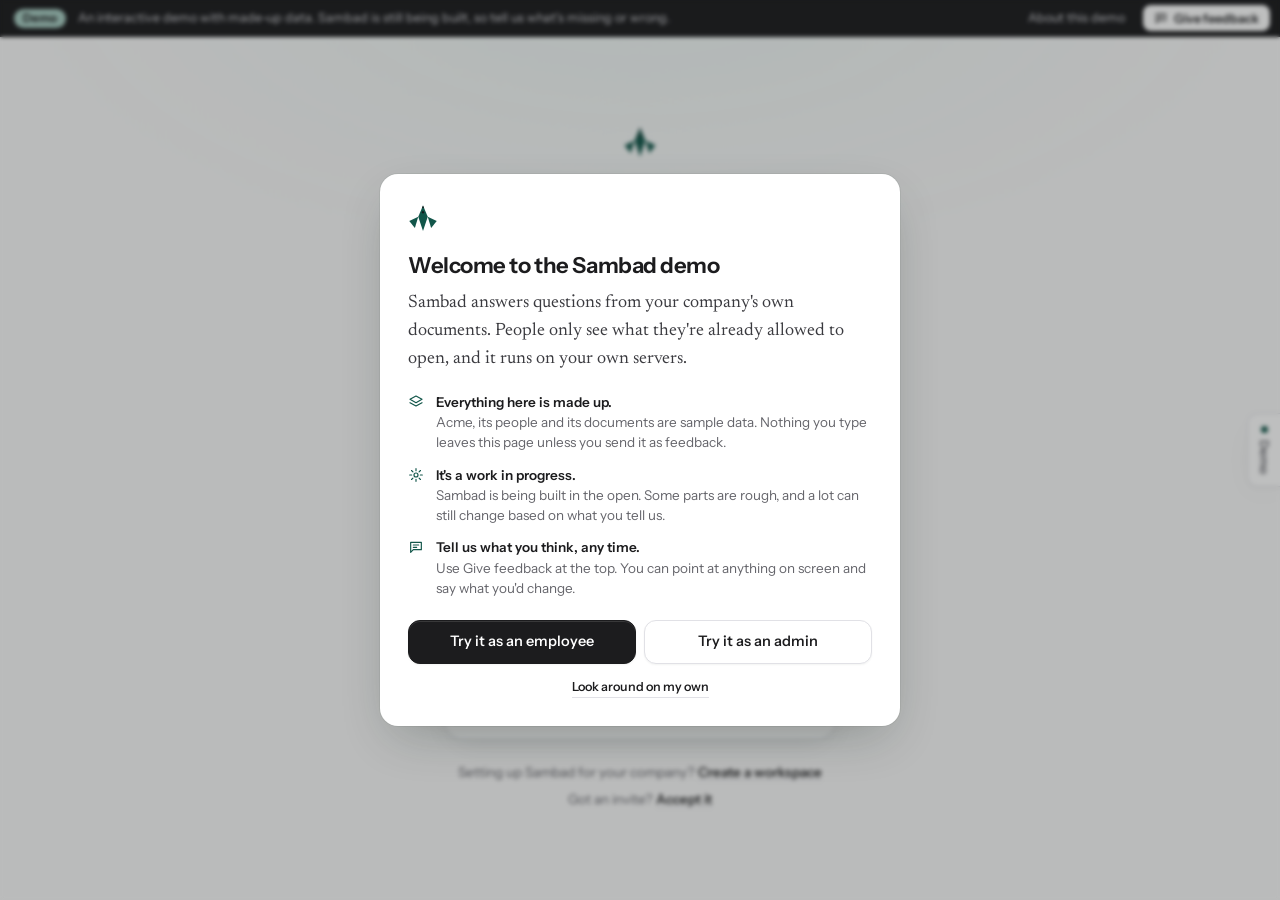
<file: docs/mock-wireframes/index.html>
<!doctype html>
<!--
  Sambad clickable mock: entry page.
  Open this file directly in a browser (no server, no build). It loads the
  seeded demo data (data.js) and the behaviour (app.js), which renders every
  screen into #app, plus config.js, which says where visitor feedback goes.
  A prototype for getting feedback on the product before the real Vite +
  FastAPI build; nothing here is production code.
-->
<html lang="en">
<head>
<meta charset="utf-8">
<meta name="viewport" content="width=device-width,initial-scale=1">
<title>Sambad Demo</title>
<meta name="description" content="Interactive demo of Sambad, a self-hosted, permission-aware knowledge assistant. Made-up data, work in progress.">
<link rel="icon" href="data:image/svg+xml,%3Csvg xmlns='http://www.w3.org/2000/svg' viewBox='0 0 240 260'%3E%3Cpolygon points='82,115 10,150 55,205' fill='%2312564A'/%3E%3Cpolygon points='158,115 230,150 185,205' fill='%2312564A'/%3E%3Cpolygon points='120,25 158,115 120,230 82,115' fill='%2312564A'/%3E%3Cpolygon points='120,25 128,45 112,45' fill='%2312181A'/%3E%3Cpolygon points='120,68 132,80 120,92 108,80' fill='%2312181A'/%3E%3C/svg%3E">
<link rel="preconnect" href="https://fonts.googleapis.com">
<link rel="preconnect" href="https://fonts.gstatic.com" crossorigin>
<link rel="stylesheet" href="https://fonts.googleapis.com/css2?family=Instrument+Sans:wght@400;500;600;700&family=Newsreader:opsz,wght@6..72,400;6..72,500&display=swap">
<link rel="stylesheet" href="styles.css">
</head>
<body>
<div class="demo-bar" id="demobar" role="note" aria-label="About this demo"></div>
<div id="app"></div>
<div id="fbp"></div>
<div id="overlay"></div>
<div class="toasts" id="toasts" aria-live="polite"></div>
<div id="demo"></div>
<div id="tsbox"><p>A quick check that you're a person, then your feedback is sent.</p><div id="tsslot"></div></div>
<button class="demo-fab" data-act="demo" data-menu>Demo</button>
<script src="config.js"></script>
<script src="data.js"></script>
<script src="app.js"></script>
</body>
</html>
</file>
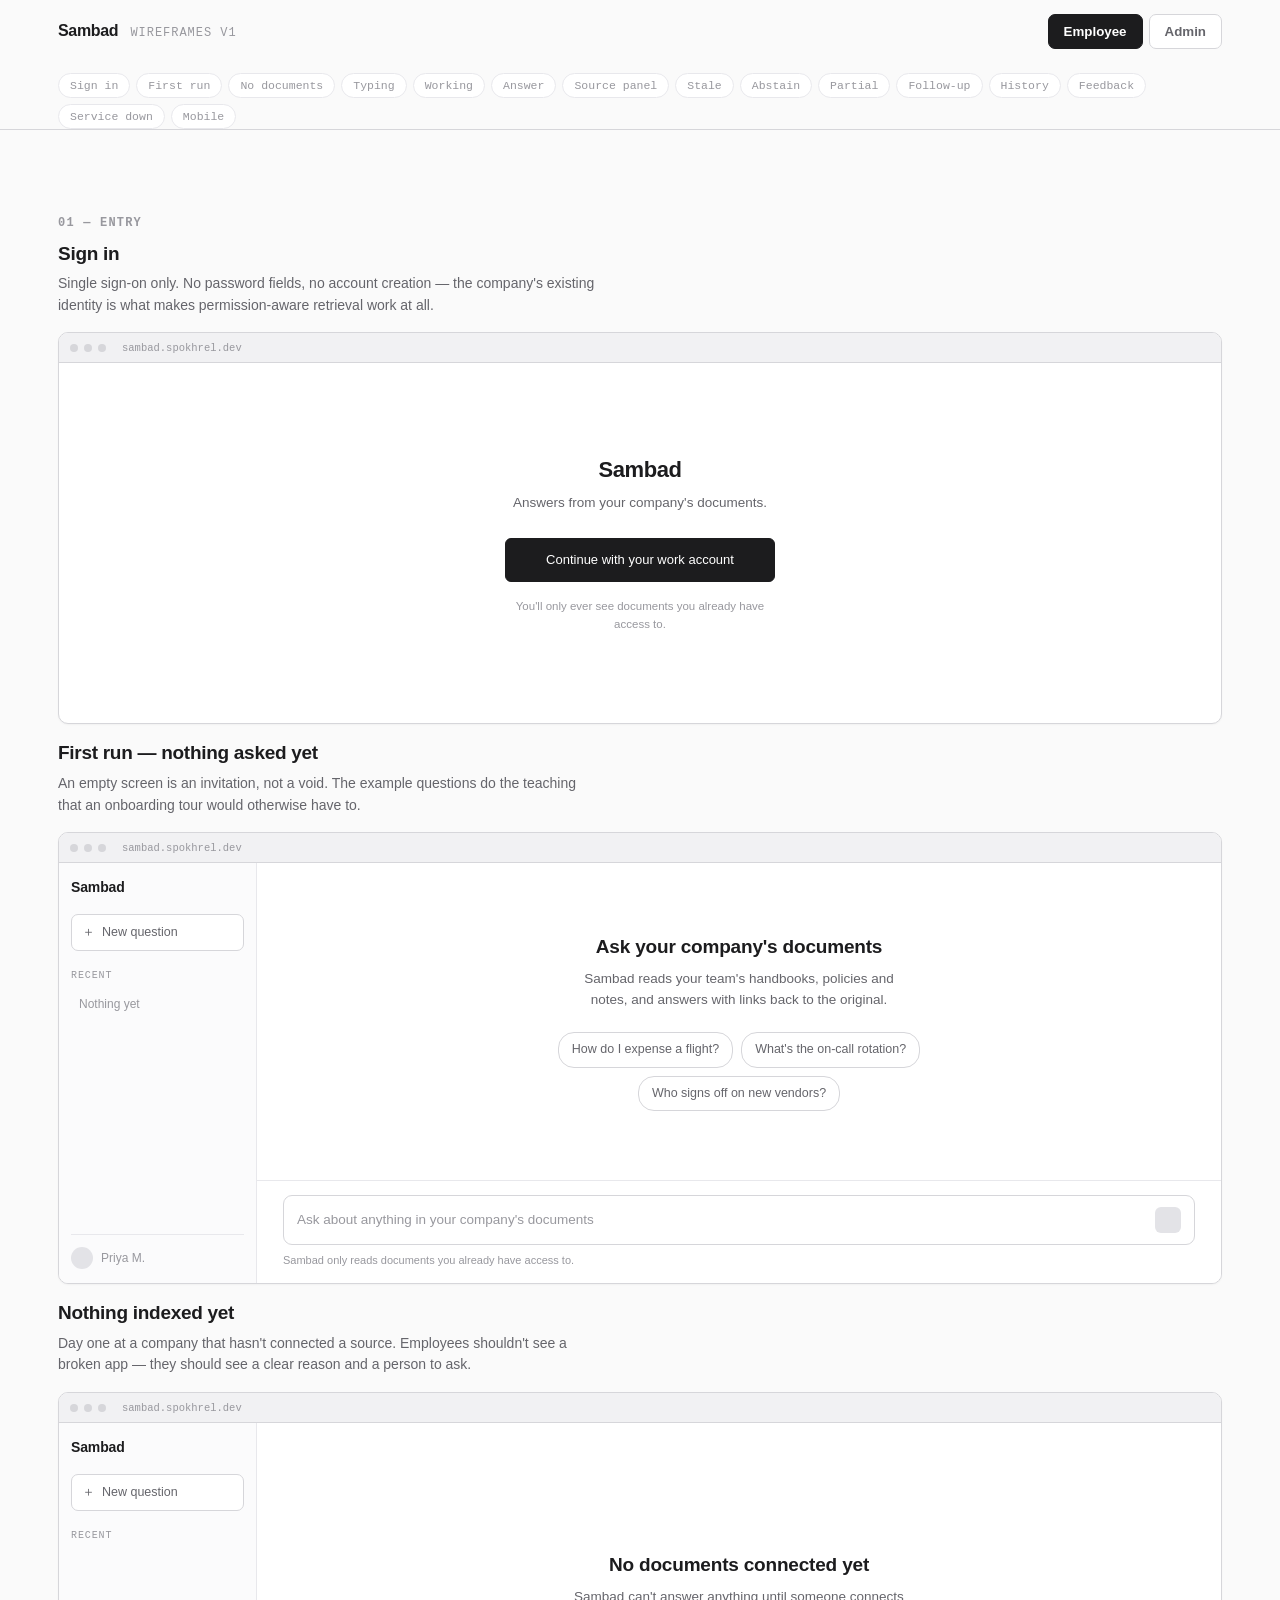
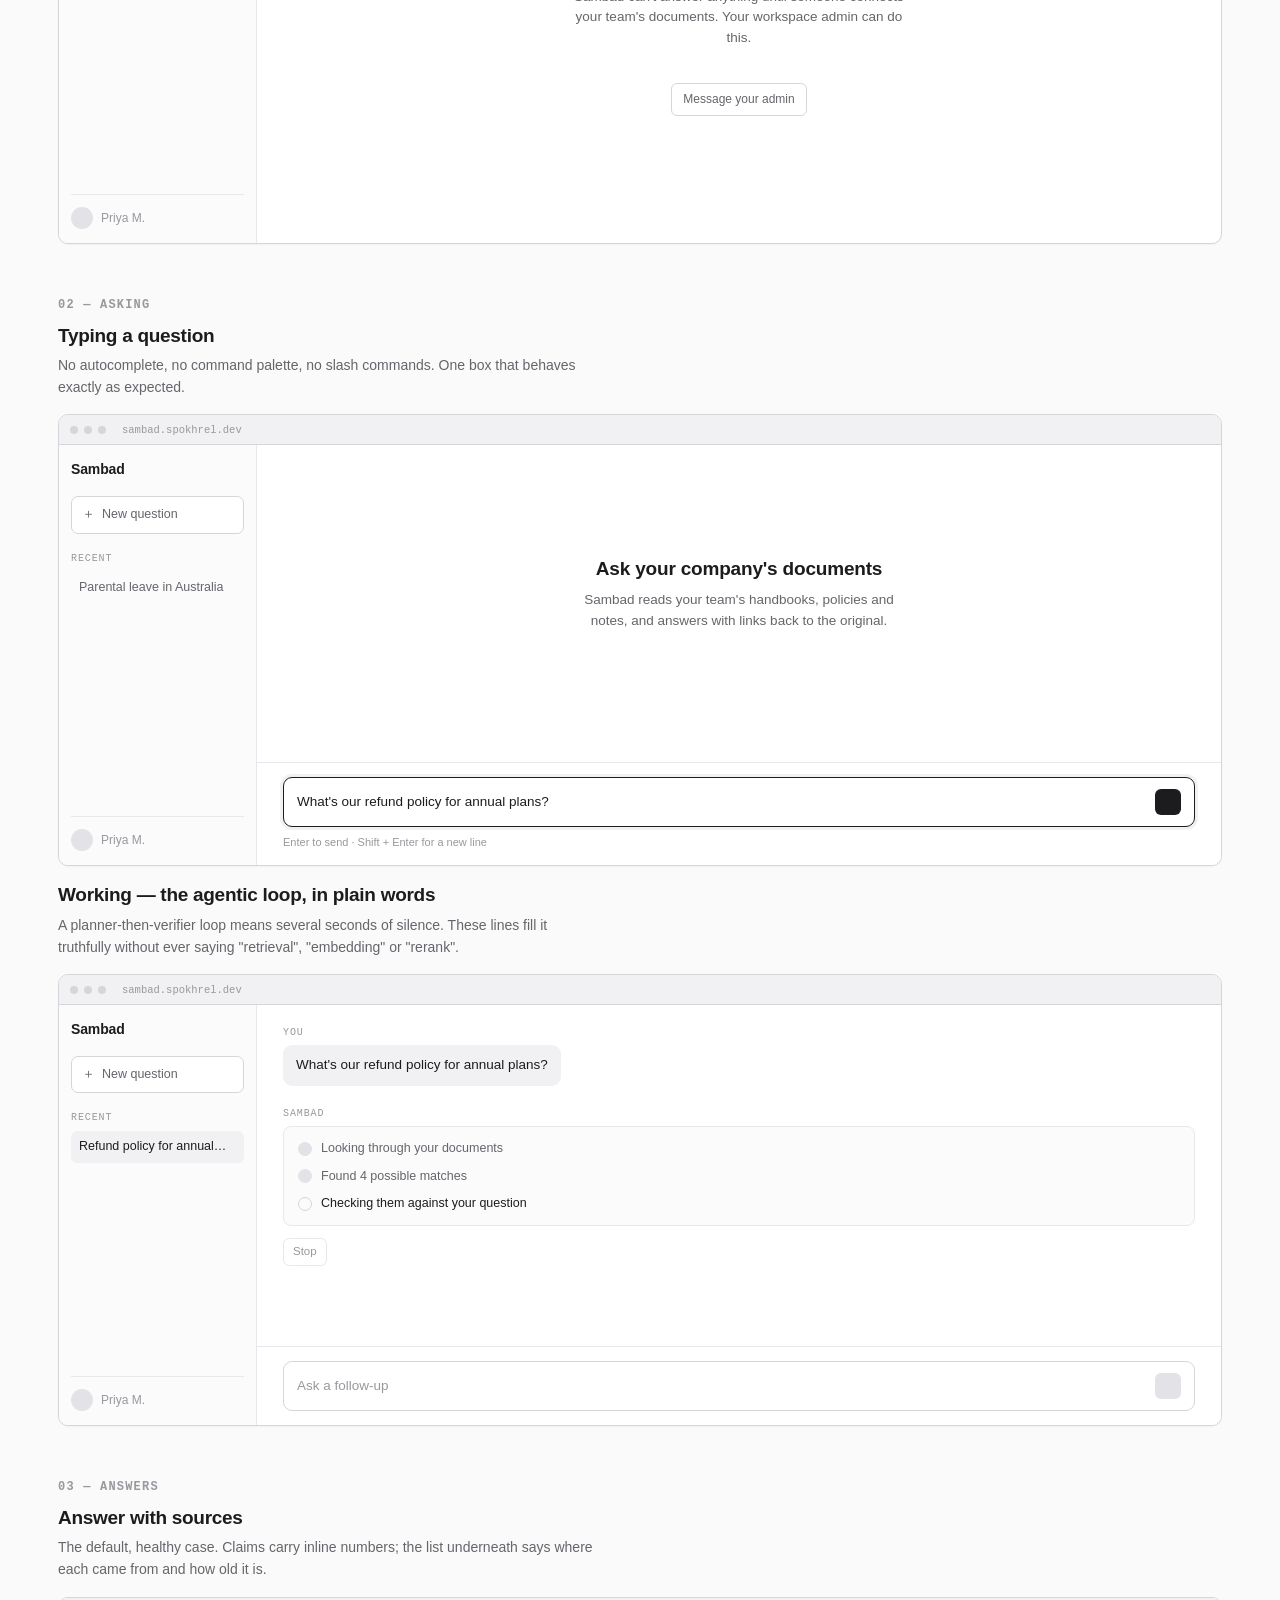
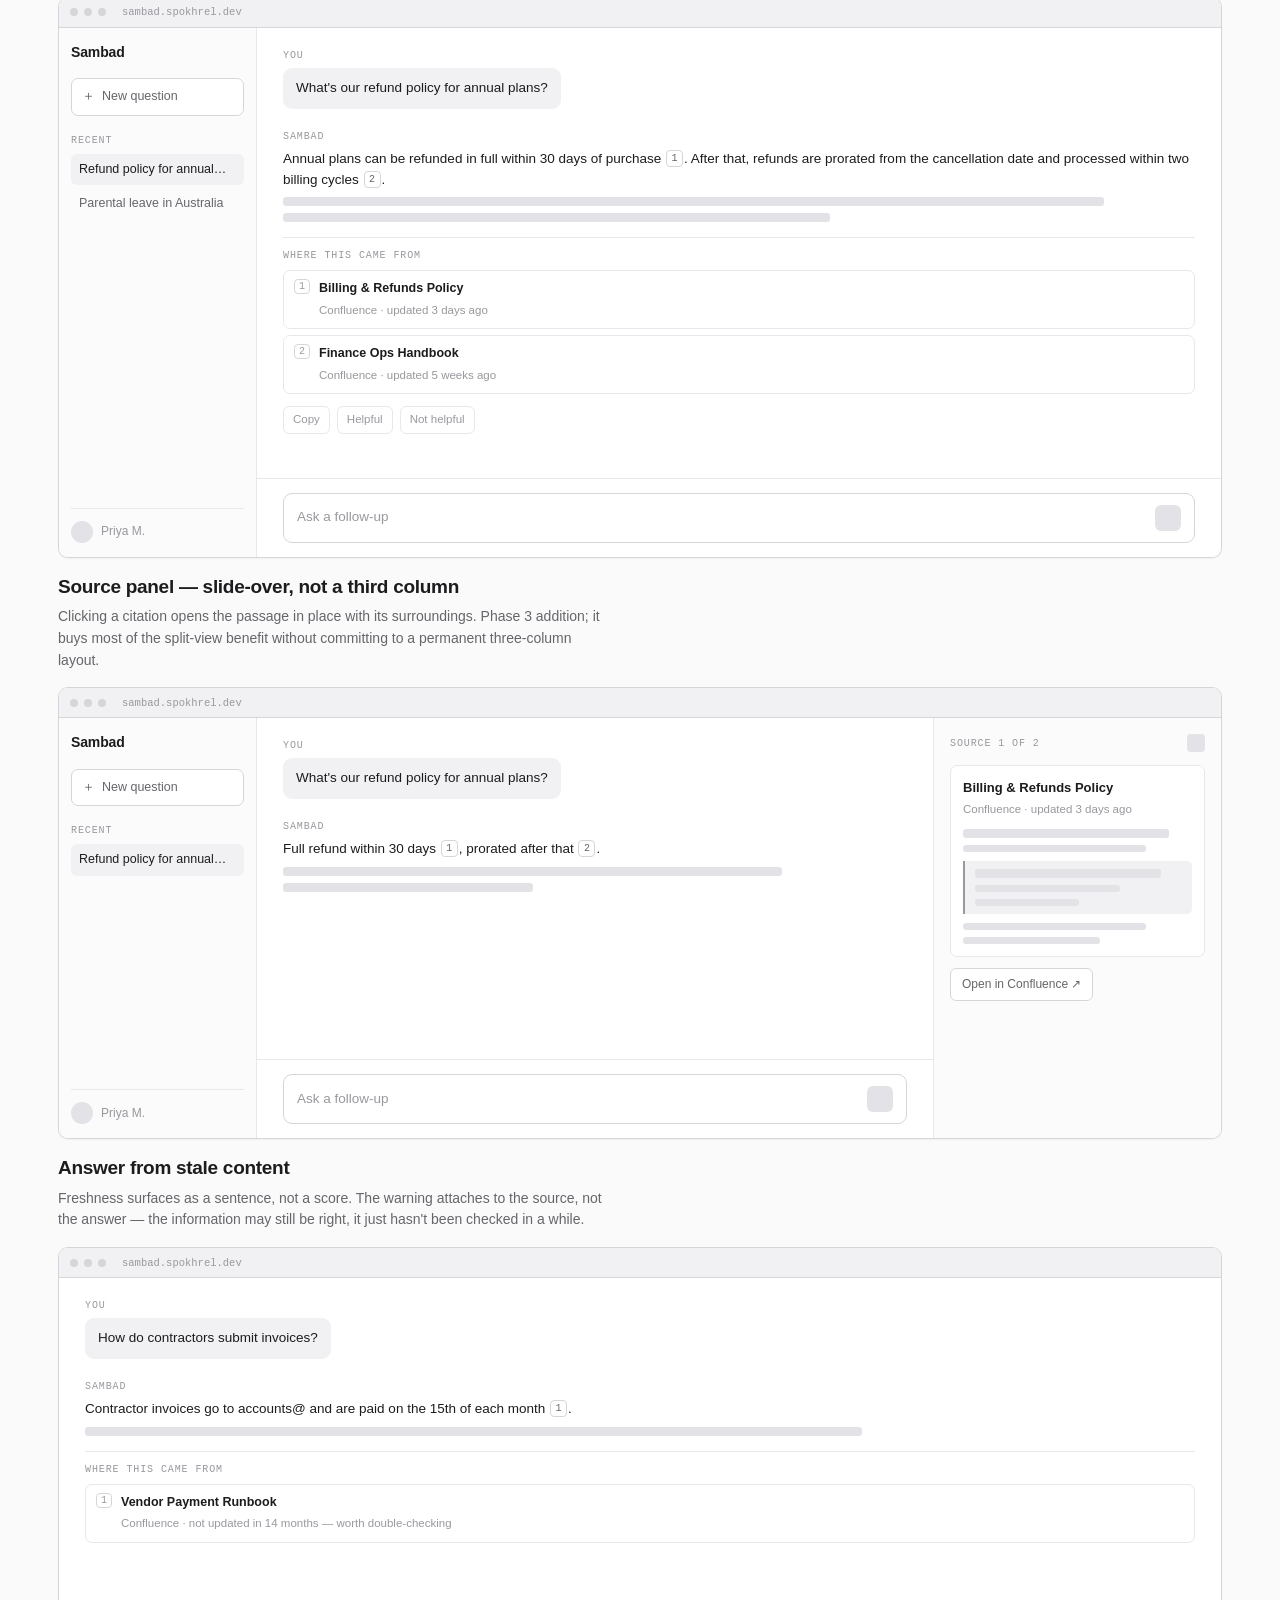
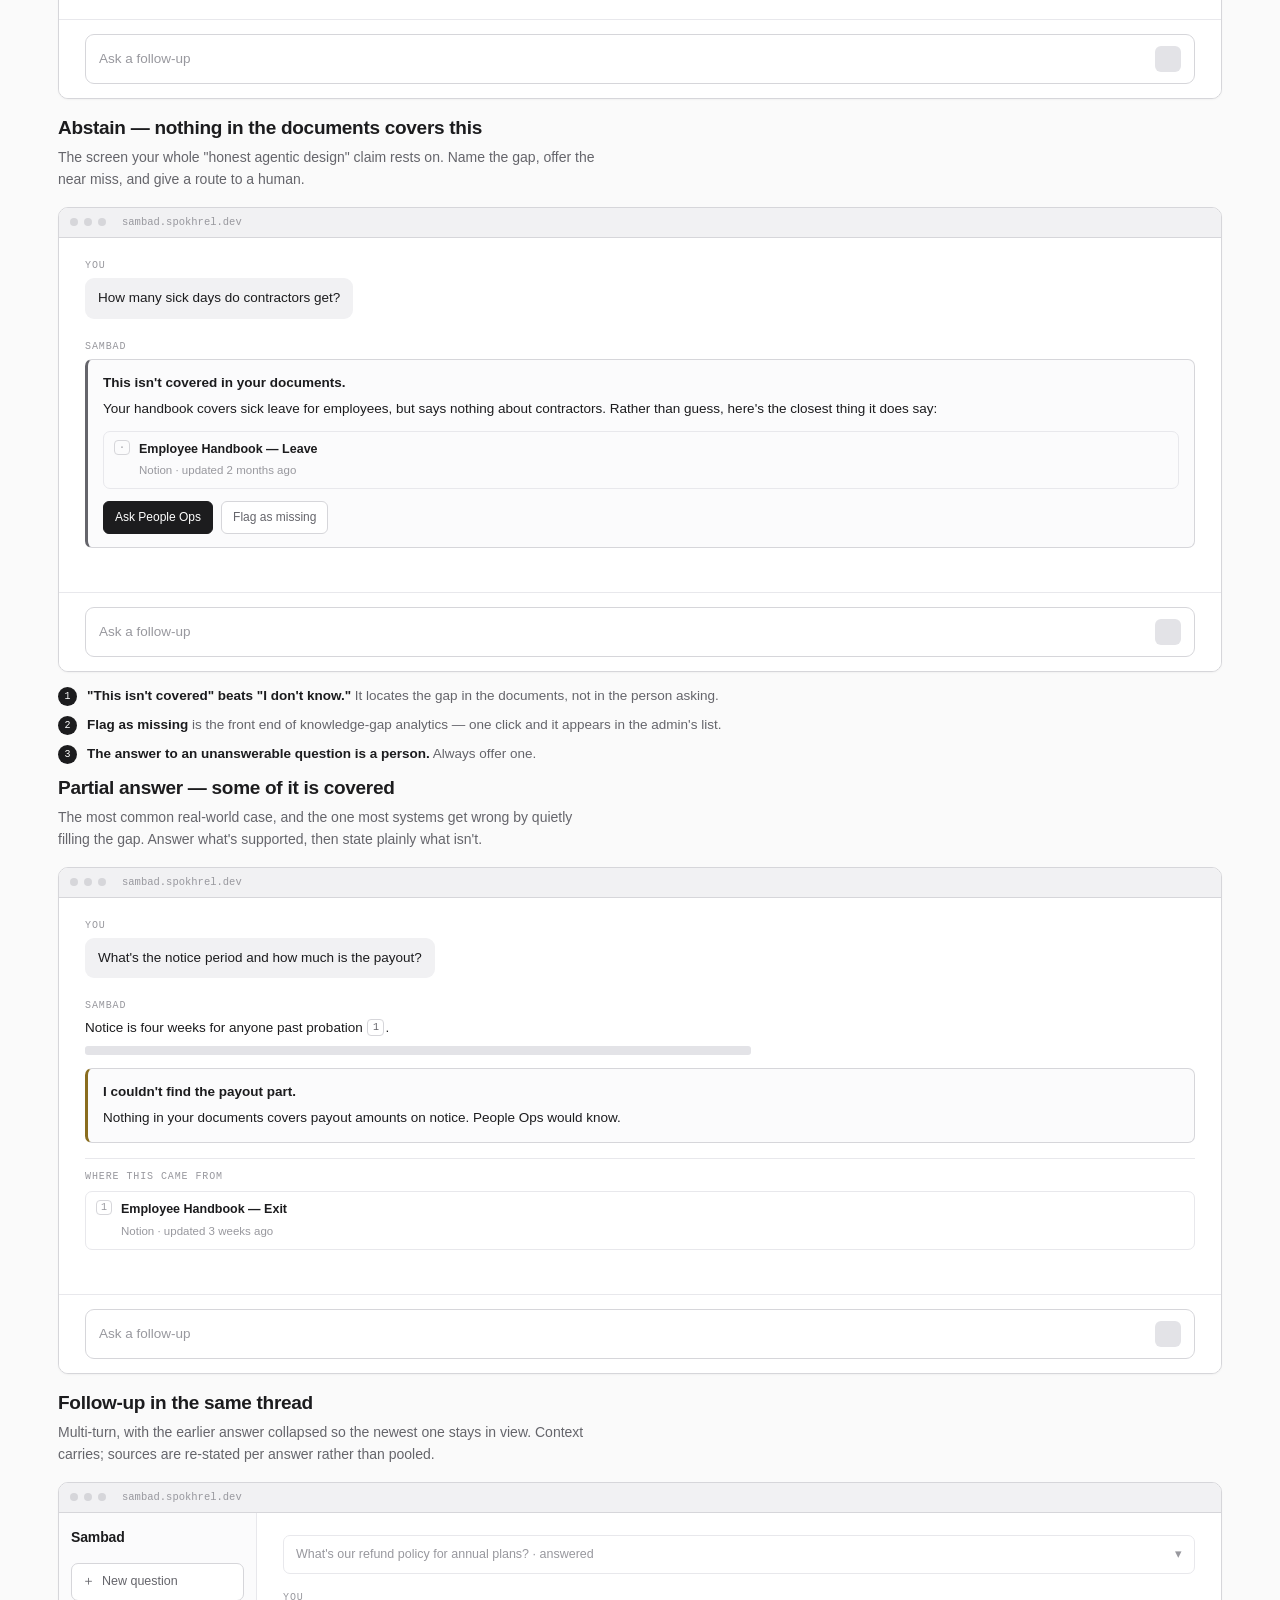
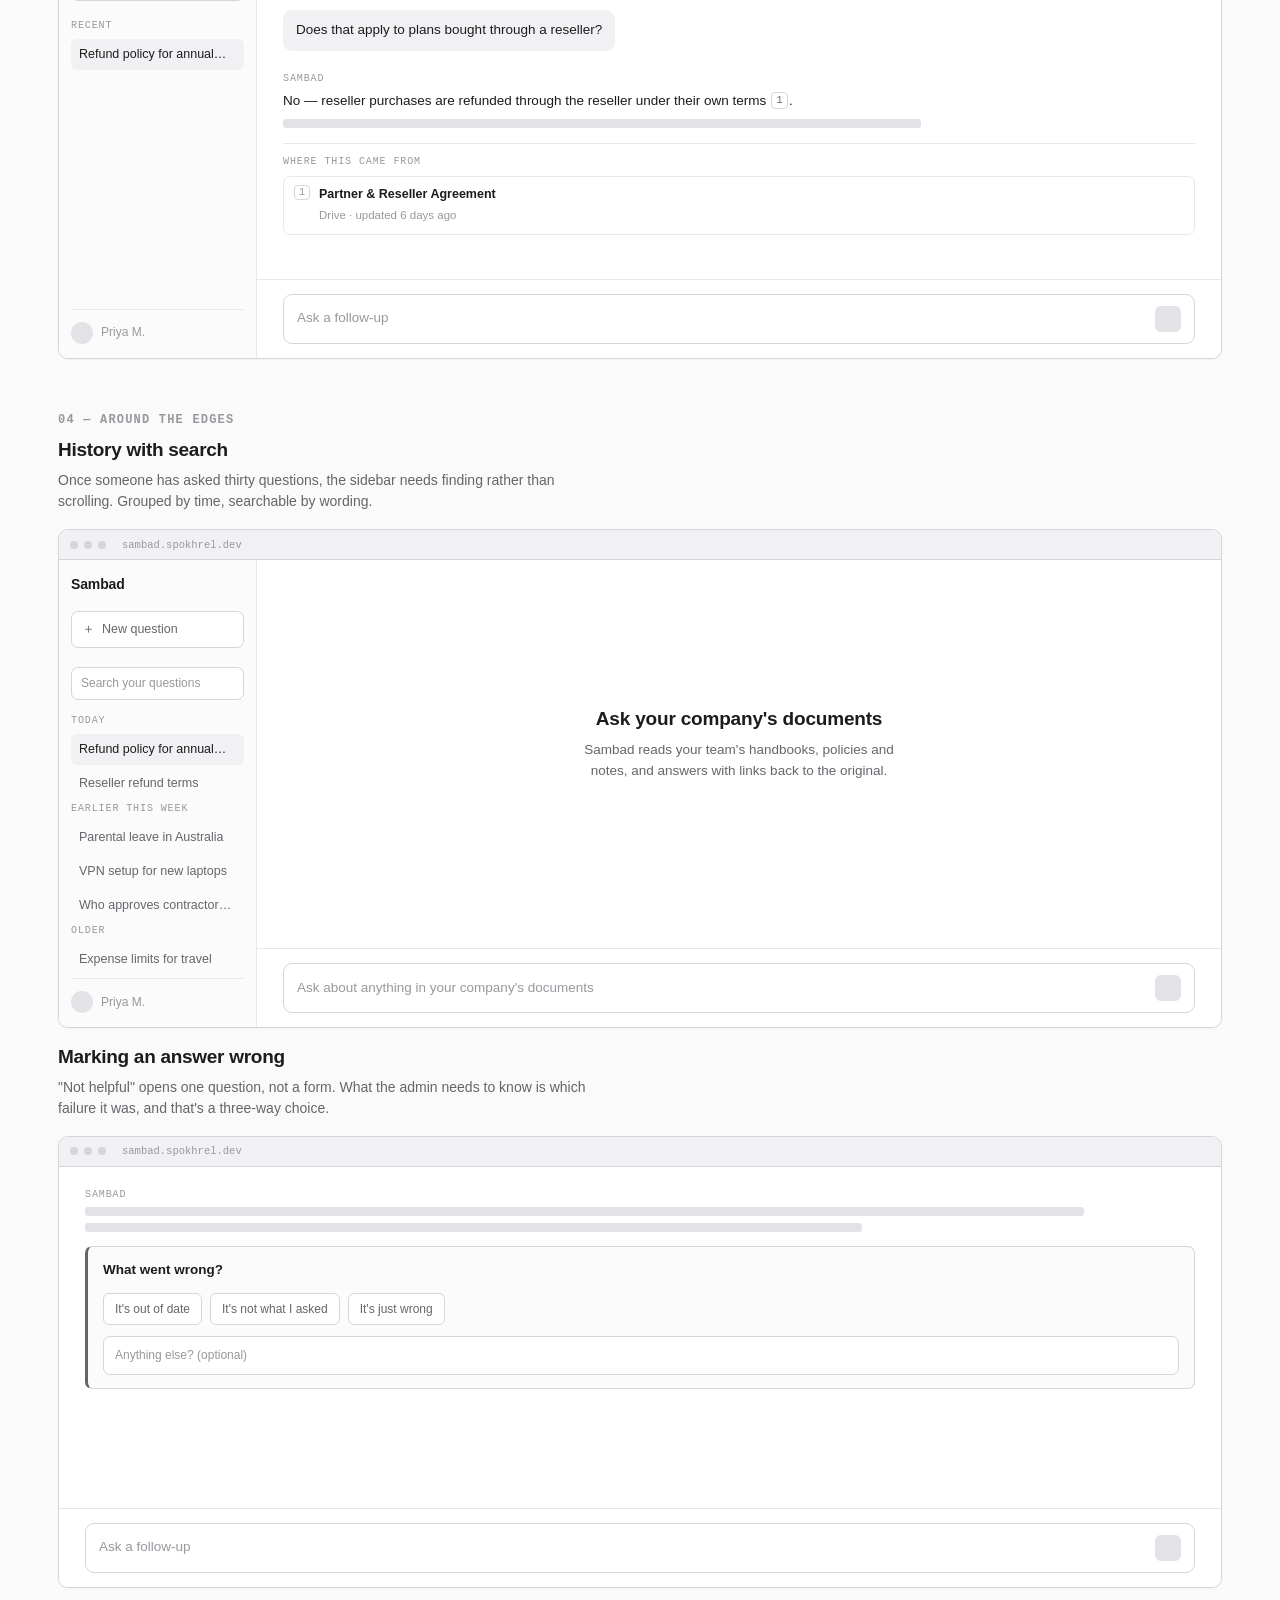
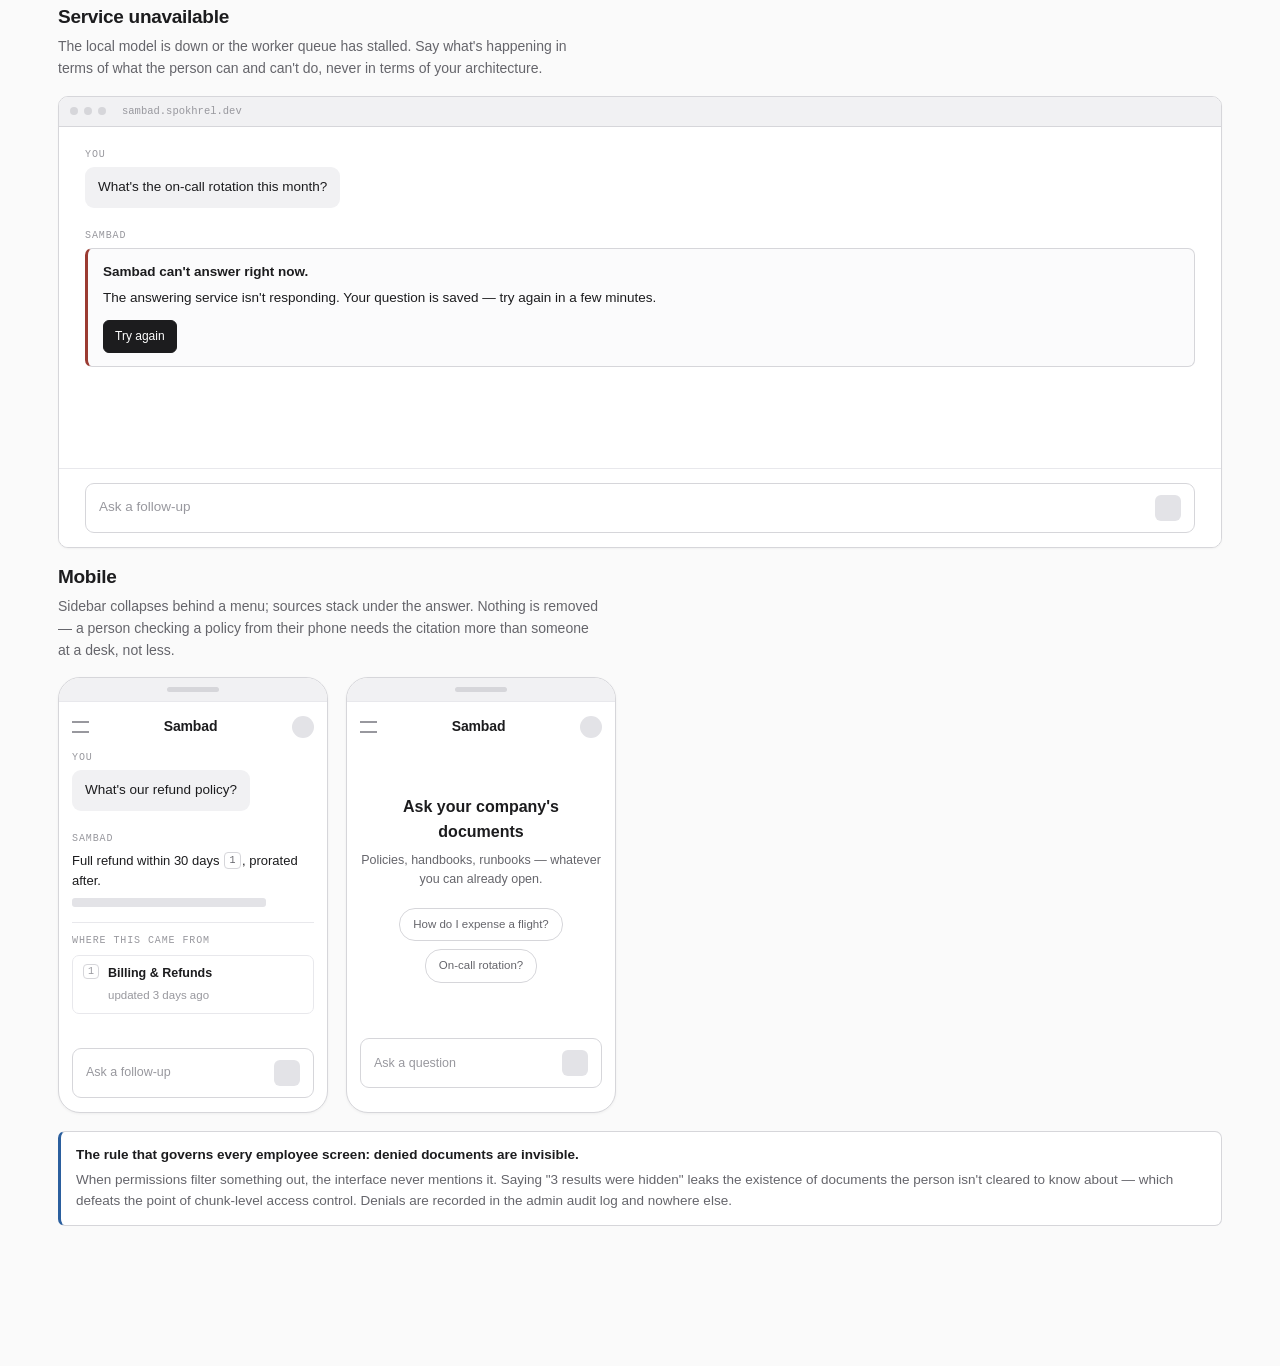
<file: Docs/sambad-wireframes-full.html>
<!DOCTYPE html>
<html lang="en">
<head>
<meta charset="utf-8">
<meta name="viewport" content="width=device-width,initial-scale=1">
<title>Sambad — Full Wireframes</title>
<style>
:root{
  --ink:#1c1c1e; --mid:#65656b; --faint:#98989e; --line:#d6d6da; --soft:#e8e8ec;
  --fill:#f1f1f3; --fill2:#e3e3e7; --paper:#fafafa; --white:#fff;
  --warn:#8a6d1f; --bad:#9b3b32; --good:#2f6b4f; --note:#2b5f9e;
}
*{box-sizing:border-box}
body{margin:0;font:15px/1.55 -apple-system,BlinkMacSystemFont,"Segoe UI",Inter,Roboto,sans-serif;
     color:var(--ink);background:var(--paper);-webkit-font-smoothing:antialiased}
a{color:inherit}

/* ── shell ─────────────────────────────────────── */
.top{position:sticky;top:0;z-index:50;background:rgba(250,250,250,.94);
     backdrop-filter:blur(8px);border-bottom:1px solid var(--line)}
.top .in{max-width:1220px;margin:0 auto;padding:14px 28px;display:flex;
         align-items:center;gap:20px;flex-wrap:wrap}
.logo{font-weight:660;letter-spacing:-.02em;font-size:16px}
.logo span{color:var(--faint);font-weight:400;font-size:12px;margin-left:8px;
           font-family:ui-monospace,monospace;text-transform:uppercase;letter-spacing:.08em}
.modes{display:flex;gap:6px;margin-left:auto}
.modes button{font:13px/1 inherit;font-weight:550;padding:9px 15px;border:1px solid var(--line);
              border-radius:7px;background:var(--white);color:var(--mid);cursor:pointer;transition:.14s}
.modes button:hover{color:var(--ink);border-color:var(--faint)}
.modes button[aria-selected=true]{background:var(--ink);border-color:var(--ink);color:#fff}

.idx{max-width:1220px;margin:0 auto;padding:10px 28px 0;display:flex;gap:6px;flex-wrap:wrap}
.idx a{font:11.5px ui-monospace,monospace;text-decoration:none;color:var(--faint);
       border:1px solid var(--soft);border-radius:20px;padding:5px 11px;background:var(--white)}
.idx a:hover{color:var(--ink);border-color:var(--line)}

.wrap{max-width:1220px;margin:0 auto;padding:32px 28px 120px}
.mode{display:none} .mode.on{display:block}

h2.sec{font-size:12px;font-family:ui-monospace,monospace;text-transform:uppercase;
       letter-spacing:.1em;color:var(--faint);margin:52px 0 6px;font-weight:600}
h3.scr{font-size:19px;margin:0 0 5px;letter-spacing:-.015em;font-weight:620}
p.desc{color:var(--mid);margin:0 0 16px;max-width:70ch;font-size:14px}

/* ── frame ─────────────────────────────────────── */
.frame{border:1px solid var(--line);border-radius:10px;overflow:hidden;background:var(--white);
       box-shadow:0 1px 2px rgba(0,0,0,.04);margin-bottom:14px}
.chrome{height:30px;background:var(--fill);border-bottom:1px solid var(--line);
        display:flex;align-items:center;padding:0 11px;gap:6px}
.dot{width:8px;height:8px;border-radius:50%;background:var(--line)}
.url{margin-left:10px;font:10.5px ui-monospace,monospace;color:var(--faint)}

/* ── primitives ────────────────────────────────── */
.bar{height:9px;border-radius:3px;background:var(--fill2)}
.bar.s{height:7px}
.w95{width:95%}.w90{width:90%}.w85{width:85%}.w80{width:80%}.w70{width:70%}
.w60{width:60%}.w50{width:50%}.w40{width:40%}.w30{width:30%}.w25{width:25%}
.stack>*{margin-bottom:7px} .stack>*:last-child{margin:0}
.row{display:flex;gap:10px;align-items:center}
.grow{flex:1;min-width:0}

/* ── employee app ──────────────────────────────── */
.app{display:flex;min-height:420px}
.side{width:198px;flex:0 0 198px;border-right:1px solid var(--soft);background:#fbfbfc;
      padding:14px 12px;display:flex;flex-direction:column}
.brand{font-weight:650;font-size:14px;margin-bottom:15px;letter-spacing:-.01em}
.newbtn{border:1px solid var(--line);border-radius:7px;padding:8px 10px;font-size:12.5px;
        color:var(--mid);margin-bottom:19px;background:var(--white)}
.sgroup{font:10px ui-monospace,monospace;text-transform:uppercase;letter-spacing:.09em;
        color:var(--faint);margin:0 0 8px}
.sitem{padding:6px 8px;border-radius:6px;margin-bottom:3px;font-size:12.5px;color:var(--mid);
       white-space:nowrap;overflow:hidden;text-overflow:ellipsis}
.sitem.act{background:var(--fill);color:var(--ink)}
.sfoot{margin-top:auto;padding-top:12px;border-top:1px solid var(--soft);font-size:12px;
       color:var(--faint);display:flex;align-items:center;gap:8px}
.av{width:22px;height:22px;border-radius:50%;background:var(--fill2);flex:0 0 22px}

.main{flex:1;display:flex;flex-direction:column;min-width:0}
.thread{flex:1;padding:22px 26px;overflow:hidden}
.composer{border-top:1px solid var(--soft);padding:14px 26px;background:var(--white)}
.input{border:1px solid var(--line);border-radius:9px;padding:11px 13px;display:flex;
       align-items:center;justify-content:space-between;color:var(--faint);font-size:13.5px}
.input.focus{border-color:var(--ink);box-shadow:0 0 0 3px rgba(28,28,30,.06)}
.input .typed{color:var(--ink)}
.send{width:26px;height:26px;border-radius:6px;background:var(--fill2);flex:0 0 26px}
.send.on{background:var(--ink)}
.hint{font-size:11px;color:var(--faint);margin-top:7px}

.msg{margin-bottom:22px}
.who{font:10px ui-monospace,monospace;text-transform:uppercase;letter-spacing:.09em;
     color:var(--faint);margin-bottom:7px}
.qb{background:var(--fill);border-radius:9px;padding:10px 13px;display:inline-block;
    font-size:13.5px;max-width:80%}
.ans{font-size:13.5px}
.cite{display:inline-flex;align-items:center;justify-content:center;min-width:17px;height:17px;
      border:1px solid var(--line);border-radius:4px;font:10px ui-monospace,monospace;
      color:var(--mid);vertical-align:2px;margin:0 1px;background:var(--white);padding:0 3px}
.sources{margin-top:15px;border-top:1px solid var(--soft);padding-top:12px}
.lbl{font:10px ui-monospace,monospace;text-transform:uppercase;letter-spacing:.09em;
     color:var(--faint);margin-bottom:9px}
.src{display:flex;gap:9px;align-items:flex-start;padding:8px 10px;border:1px solid var(--soft);
     border-radius:7px;margin-bottom:6px;font-size:12.5px}
.src .n{font:10px ui-monospace,monospace;color:var(--faint);border:1px solid var(--line);
        border-radius:4px;padding:1px 4px;flex:0 0 auto}
.src .t{flex:1;min-width:0}
.src .t b{font-weight:560;display:block;margin-bottom:2px}
.src .t span{color:var(--faint);font-size:11.5px}
.stale{color:var(--warn)}
.actbar{display:flex;gap:7px;margin-top:12px}
.mini{border:1px solid var(--soft);border-radius:6px;padding:4px 9px;font-size:11.5px;color:var(--faint)}

.steps{border:1px solid var(--soft);border-radius:8px;padding:12px 14px;background:#fbfbfc}
.step{display:flex;gap:9px;align-items:center;font-size:12.5px;color:var(--mid);margin-bottom:8px}
.step:last-child{margin:0}
.tick{width:14px;height:14px;border-radius:50%;border:1px solid var(--line);flex:0 0 14px}
.tick.done{background:var(--fill2);border-color:var(--fill2)}
.step.now{color:var(--ink)}

.empty{display:flex;flex-direction:column;align-items:center;justify-content:center;
       height:100%;text-align:center;padding:44px 24px}
.empty h4{font-size:19px;margin:0 0 7px;font-weight:600;letter-spacing:-.01em}
.empty p{color:var(--mid);font-size:13.5px;margin:0 0 22px;max-width:46ch}
.chips{display:flex;flex-wrap:wrap;gap:8px;justify-content:center;max-width:560px}
.chip{border:1px solid var(--line);border-radius:16px;padding:7px 13px;font-size:12.5px;color:var(--mid)}

.callout-box{border:1px solid var(--line);border-left:3px solid var(--mid);border-radius:7px;
             padding:13px 15px;font-size:13.5px;background:#fbfbfc}
.callout-box b{display:block;margin-bottom:5px;font-weight:600}
.callout-box.warnbox{border-left-color:var(--warn)}
.callout-box.badbox{border-left-color:var(--bad)}
.acts{display:flex;gap:8px;margin-top:12px;flex-wrap:wrap}
.btn{border:1px solid var(--line);border-radius:6px;padding:6px 11px;font-size:12px;
     color:var(--mid);background:var(--white);display:inline-block}
.btn.pri{background:var(--ink);color:#fff;border-color:var(--ink)}

.panel{width:288px;flex:0 0 288px;border-left:1px solid var(--soft);background:#fbfbfc;padding:16px}
.ph{display:flex;justify-content:space-between;align-items:center;margin-bottom:13px}
.ph span{font:10px ui-monospace,monospace;text-transform:uppercase;letter-spacing:.09em;color:var(--faint)}
.x{width:18px;height:18px;border-radius:4px;background:var(--fill2)}
.doc{border:1px solid var(--soft);border-radius:7px;background:var(--white);padding:12px;margin-bottom:11px}
.dt{font-size:13px;font-weight:560;margin-bottom:3px}
.dm{font-size:11.5px;color:var(--faint);margin-bottom:10px}
.hl{background:var(--fill);border-left:2px solid var(--faint);padding:8px 10px;border-radius:0 5px 5px 0}

/* ── admin app ─────────────────────────────────── */
.aside2{width:186px;flex:0 0 186px;border-right:1px solid var(--soft);background:#f7f7f9;
        padding:14px 11px;display:flex;flex-direction:column}
.navgrp{font:9.5px ui-monospace,monospace;text-transform:uppercase;letter-spacing:.1em;
        color:var(--faint);margin:16px 0 7px;padding-left:8px}
.navgrp:first-of-type{margin-top:6px}
.nitem{padding:6px 9px;border-radius:6px;margin-bottom:2px;font-size:12.5px;color:var(--mid);
       display:flex;justify-content:space-between;align-items:center}
.nitem.act{background:var(--ink);color:#fff}
.badge{font:9.5px ui-monospace,monospace;background:var(--fill2);color:var(--mid);
       border-radius:9px;padding:1px 6px}
.nitem.act .badge{background:rgba(255,255,255,.22);color:#fff}

.acontent{flex:1;min-width:0;display:flex;flex-direction:column}
.abar{border-bottom:1px solid var(--soft);padding:13px 22px;display:flex;
      align-items:center;justify-content:space-between;gap:12px}
.atitle{font-size:15px;font-weight:600;letter-spacing:-.01em}
.abody{padding:20px 22px;flex:1;overflow:hidden}

.kpis{display:grid;grid-template-columns:repeat(4,1fr);gap:11px;margin-bottom:20px}
.kpi{border:1px solid var(--soft);border-radius:8px;padding:12px 13px;background:var(--white)}
.kpi .k{font:9.5px ui-monospace,monospace;text-transform:uppercase;letter-spacing:.09em;
        color:var(--faint);margin-bottom:6px}
.kpi .v{font-size:22px;font-weight:620;letter-spacing:-.02em;line-height:1}
.kpi .d{font-size:11px;color:var(--faint);margin-top:5px}
.kpi .d.up{color:var(--good)} .kpi .d.down{color:var(--bad)}

table{width:100%;border-collapse:collapse;font-size:12.5px}
th{text-align:left;font:9.5px ui-monospace,monospace;text-transform:uppercase;letter-spacing:.09em;
   color:var(--faint);font-weight:600;padding:0 10px 8px;border-bottom:1px solid var(--soft)}
td{padding:10px;border-bottom:1px solid var(--soft);color:var(--mid);vertical-align:top}
td b{color:var(--ink);font-weight:550}
tr:last-child td{border-bottom:none}
.pill{display:inline-block;font:10px ui-monospace,monospace;border-radius:11px;padding:2px 8px;
      border:1px solid var(--line);color:var(--mid)}
.pill.ok{color:var(--good);border-color:#bcd6c8}
.pill.warnp{color:var(--warn);border-color:#ddd0a4}
.pill.badp{color:var(--bad);border-color:#e0bab6}

.card{border:1px solid var(--soft);border-radius:9px;background:var(--white);padding:15px 16px;margin-bottom:13px}
.card h5{margin:0 0 3px;font-size:13.5px;font-weight:600}
.card .sub{font-size:11.5px;color:var(--faint);margin:0 0 12px}
.two{display:grid;grid-template-columns:1fr 1fr;gap:13px}
.three{display:grid;grid-template-columns:repeat(3,1fr);gap:11px}

.histo{display:flex;align-items:flex-end;gap:4px;height:64px;margin:10px 0 6px}
.histo i{flex:1;background:var(--fill2);border-radius:2px 2px 0 0;display:block}
.histo i.hot{background:var(--faint)}
.axis{display:flex;justify-content:space-between;font:9.5px ui-monospace,monospace;color:var(--faint)}

.tree{font-size:12.5px}
.tnode{padding:5px 8px;border-radius:5px;color:var(--mid);display:flex;
       justify-content:space-between;align-items:center}
.tnode b{color:var(--ink);font-weight:550}
.tnode.lvl1{padding-left:24px} .tnode.lvl2{padding-left:42px}
.tnode.sel{background:var(--fill)}

.field{margin-bottom:14px}
.field label{display:block;font:9.5px ui-monospace,monospace;text-transform:uppercase;
             letter-spacing:.09em;color:var(--faint);margin-bottom:6px}
.ctl{border:1px solid var(--line);border-radius:7px;padding:9px 11px;font-size:12.5px;
     color:var(--mid);background:var(--white);display:flex;justify-content:space-between;align-items:center}
.slider{height:4px;background:var(--fill2);border-radius:2px;position:relative;margin:14px 0 6px}
.slider i{position:absolute;top:-5px;width:14px;height:14px;border-radius:50%;
          background:var(--ink);left:62%}
.slider u{position:absolute;left:0;top:0;bottom:0;width:62%;background:var(--faint);
          border-radius:2px;text-decoration:none}

.gap{border:1px solid var(--soft);border-radius:8px;padding:13px 15px;margin-bottom:9px;background:var(--white)}
.gaphead{display:flex;justify-content:space-between;align-items:flex-start;gap:12px;margin-bottom:7px}
.gapq{font-size:13.5px;font-weight:560}
.gapn{font:10px ui-monospace,monospace;color:var(--faint);white-space:nowrap}
.gapex{font-size:11.5px;color:var(--faint);padding-left:11px;border-left:2px solid var(--soft);margin-bottom:4px}

/* mobile mock */
.phone{width:270px;border:1px solid var(--line);border-radius:22px;overflow:hidden;
       background:var(--white);box-shadow:0 1px 3px rgba(0,0,0,.05)}
.pnotch{height:24px;background:var(--fill);border-bottom:1px solid var(--soft);
        display:flex;align-items:center;justify-content:center}
.pnotch i{width:52px;height:5px;border-radius:3px;background:var(--line)}
.pbody{padding:14px 13px;min-height:400px;display:flex;flex-direction:column}
.pbar{display:flex;align-items:center;justify-content:space-between;margin-bottom:14px}
.burger{width:17px;height:12px;border-top:2px solid var(--faint);border-bottom:2px solid var(--faint)}

/* annotations */
ol.ann{margin:12px 0 0;padding:0;list-style:none;counter-reset:a}
ol.ann li{position:relative;padding-left:29px;margin-bottom:8px;font-size:13.5px;color:var(--mid)}
ol.ann li:before{counter-increment:a;content:counter(a);position:absolute;left:0;top:1px;
                 width:19px;height:19px;border-radius:50%;background:var(--ink);color:#fff;
                 font:10px/19px ui-monospace,monospace;text-align:center}
ol.ann li b{color:var(--ink);font-weight:560}
.note{border:1px solid var(--line);border-left:3px solid var(--note);border-radius:7px;
      padding:13px 15px;background:var(--white);margin:18px 0;font-size:13.5px;color:var(--mid)}
.note b{color:var(--ink);display:block;margin-bottom:4px;font-weight:600}

@media(max-width:960px){
  .side,.panel,.aside2{display:none}
  .kpis,.two,.three{grid-template-columns:1fr 1fr}
}
</style>
</head>
<body>

<div class="top">
  <div class="in">
    <div class="logo">Sambad <span>wireframes v1</span></div>
    <div class="modes">
      <button aria-selected="true" data-m="emp">Employee</button>
      <button aria-selected="false" data-m="adm">Admin</button>
    </div>
  </div>
  <div class="idx" id="idxEmp">
    <a href="#e1">Sign in</a><a href="#e2">First run</a><a href="#e3">No documents</a>
    <a href="#e4">Typing</a><a href="#e5">Working</a><a href="#e6">Answer</a>
    <a href="#e7">Source panel</a><a href="#e8">Stale</a><a href="#e9">Abstain</a>
    <a href="#e10">Partial</a><a href="#e11">Follow-up</a><a href="#e12">History</a>
    <a href="#e13">Feedback</a><a href="#e14">Service down</a><a href="#e15">Mobile</a>
  </div>
  <div class="idx" id="idxAdm" style="display:none">
    <a href="#a1">Overview</a><a href="#a2">Sync &amp; freshness</a><a href="#a3">Document</a>
    <a href="#a4">Run detail</a><a href="#a5">ACL audit</a><a href="#a6">Access inspector</a>
    <a href="#a7">Knowledge gaps</a><a href="#a8">Connectors</a><a href="#a9">Add connector</a>
    <a href="#a10">People &amp; groups</a><a href="#a11">Model settings</a>
  </div>
</div>

<div class="wrap">

<!-- ═══════════════════════ EMPLOYEE ═══════════════════════ -->
<div class="mode on" id="emp">

<h2 class="sec">01 — Entry</h2>
<h3 class="scr" id="e1">Sign in</h3>
<p class="desc">Single sign-on only. No password fields, no account creation — the company's existing identity
is what makes permission-aware retrieval work at all.</p>
<div class="frame">
  <div class="chrome"><i class="dot"></i><i class="dot"></i><i class="dot"></i><span class="url">sambad.spokhrel.dev</span></div>
  <div style="min-height:360px;display:flex;align-items:center;justify-content:center">
    <div style="text-align:center;max-width:330px;padding:30px">
      <div style="font-weight:660;font-size:22px;letter-spacing:-.02em;margin-bottom:6px">Sambad</div>
      <p style="color:var(--mid);font-size:13.5px;margin:0 0 24px">
        Answers from your company's documents.</p>
      <div class="btn pri" style="display:block;padding:11px;font-size:13px">Continue with your work account</div>
      <p style="color:var(--faint);font-size:11.5px;margin:16px 0 0">
        You'll only ever see documents you already have access to.</p>
    </div>
  </div>
</div>

<h3 class="scr" id="e2">First run — nothing asked yet</h3>
<p class="desc">An empty screen is an invitation, not a void. The example questions do the teaching that an
onboarding tour would otherwise have to.</p>
<div class="frame">
  <div class="chrome"><i class="dot"></i><i class="dot"></i><i class="dot"></i><span class="url">sambad.spokhrel.dev</span></div>
  <div class="app">
    <aside class="side">
      <div class="brand">Sambad</div><div class="newbtn">＋ &nbsp;New question</div>
      <div class="sgroup">Recent</div>
      <div style="font-size:12px;color:var(--faint);padding:6px 8px">Nothing yet</div>
      <div class="sfoot"><i class="av"></i> Priya M.</div>
    </aside>
    <div class="main">
      <div class="thread"><div class="empty">
        <h4>Ask your company's documents</h4>
        <p>Sambad reads your team's handbooks, policies and notes, and answers with links back to the original.</p>
        <div class="chips">
          <span class="chip">How do I expense a flight?</span>
          <span class="chip">What's the on-call rotation?</span>
          <span class="chip">Who signs off on new vendors?</span>
        </div>
      </div></div>
      <div class="composer">
        <div class="input"><span>Ask about anything in your company's documents</span><i class="send"></i></div>
        <div class="hint">Sambad only reads documents you already have access to.</div>
      </div>
    </div>
  </div>
</div>

<h3 class="scr" id="e3">Nothing indexed yet</h3>
<p class="desc">Day one at a company that hasn't connected a source. Employees shouldn't see a broken app —
they should see a clear reason and a person to ask.</p>
<div class="frame">
  <div class="chrome"><i class="dot"></i><i class="dot"></i><i class="dot"></i><span class="url">sambad.spokhrel.dev</span></div>
  <div class="app">
    <aside class="side">
      <div class="brand">Sambad</div><div class="newbtn">＋ &nbsp;New question</div>
      <div class="sgroup">Recent</div>
      <div class="sfoot"><i class="av"></i> Priya M.</div>
    </aside>
    <div class="main"><div class="thread"><div class="empty">
      <h4>No documents connected yet</h4>
      <p>Sambad can't answer anything until someone connects your team's documents. Your workspace admin can do this.</p>
      <div class="acts" style="justify-content:center"><span class="btn">Message your admin</span></div>
    </div></div></div>
  </div>
</div>

<h2 class="sec">02 — Asking</h2>
<h3 class="scr" id="e4">Typing a question</h3>
<p class="desc">No autocomplete, no command palette, no slash commands. One box that behaves exactly as expected.</p>
<div class="frame">
  <div class="chrome"><i class="dot"></i><i class="dot"></i><i class="dot"></i><span class="url">sambad.spokhrel.dev</span></div>
  <div class="app">
    <aside class="side">
      <div class="brand">Sambad</div><div class="newbtn">＋ &nbsp;New question</div>
      <div class="sgroup">Recent</div><div class="sitem">Parental leave in Australia</div>
      <div class="sfoot"><i class="av"></i> Priya M.</div>
    </aside>
    <div class="main">
      <div class="thread"><div class="empty">
        <h4>Ask your company's documents</h4>
        <p>Sambad reads your team's handbooks, policies and notes, and answers with links back to the original.</p>
      </div></div>
      <div class="composer">
        <div class="input focus"><span class="typed">What's our refund policy for annual plans?</span><i class="send on"></i></div>
        <div class="hint">Enter to send · Shift + Enter for a new line</div>
      </div>
    </div>
  </div>
</div>

<h3 class="scr" id="e5">Working — the agentic loop, in plain words</h3>
<p class="desc">A planner-then-verifier loop means several seconds of silence. These lines fill it truthfully
without ever saying "retrieval", "embedding" or "rerank".</p>
<div class="frame">
  <div class="chrome"><i class="dot"></i><i class="dot"></i><i class="dot"></i><span class="url">sambad.spokhrel.dev</span></div>
  <div class="app">
    <aside class="side">
      <div class="brand">Sambad</div><div class="newbtn">＋ &nbsp;New question</div>
      <div class="sgroup">Recent</div><div class="sitem act">Refund policy for annual…</div>
      <div class="sfoot"><i class="av"></i> Priya M.</div>
    </aside>
    <div class="main">
      <div class="thread">
        <div class="msg"><div class="who">You</div>
          <div class="qb">What's our refund policy for annual plans?</div></div>
        <div class="msg"><div class="who">Sambad</div>
          <div class="steps">
            <div class="step"><i class="tick done"></i> Looking through your documents</div>
            <div class="step"><i class="tick done"></i> Found 4 possible matches</div>
            <div class="step now"><i class="tick"></i> Checking them against your question</div>
          </div>
          <div class="actbar"><span class="mini">Stop</span></div>
        </div>
      </div>
      <div class="composer"><div class="input"><span>Ask a follow-up</span><i class="send"></i></div></div>
    </div>
  </div>
</div>

<h2 class="sec">03 — Answers</h2>
<h3 class="scr" id="e6">Answer with sources</h3>
<p class="desc">The default, healthy case. Claims carry inline numbers; the list underneath says where each came
from and how old it is.</p>
<div class="frame">
  <div class="chrome"><i class="dot"></i><i class="dot"></i><i class="dot"></i><span class="url">sambad.spokhrel.dev</span></div>
  <div class="app">
    <aside class="side">
      <div class="brand">Sambad</div><div class="newbtn">＋ &nbsp;New question</div>
      <div class="sgroup">Recent</div><div class="sitem act">Refund policy for annual…</div>
      <div class="sitem">Parental leave in Australia</div>
      <div class="sfoot"><i class="av"></i> Priya M.</div>
    </aside>
    <div class="main">
      <div class="thread">
        <div class="msg"><div class="who">You</div>
          <div class="qb">What's our refund policy for annual plans?</div></div>
        <div class="msg"><div class="who">Sambad</div>
          <div class="ans stack">
            <div>Annual plans can be refunded in full within 30 days of purchase <span class="cite">1</span>.
                 After that, refunds are prorated from the cancellation date and processed within two
                 billing cycles <span class="cite">2</span>.</div>
            <div class="bar w90"></div><div class="bar w60"></div>
          </div>
          <div class="sources">
            <div class="lbl">Where this came from</div>
            <div class="src"><span class="n">1</span><div class="t">
              <b>Billing &amp; Refunds Policy</b><span>Confluence · updated 3 days ago</span></div></div>
            <div class="src"><span class="n">2</span><div class="t">
              <b>Finance Ops Handbook</b><span>Confluence · updated 5 weeks ago</span></div></div>
          </div>
          <div class="actbar">
            <span class="mini">Copy</span><span class="mini">Helpful</span>
            <span class="mini">Not helpful</span>
          </div>
        </div>
      </div>
      <div class="composer"><div class="input"><span>Ask a follow-up</span><i class="send"></i></div></div>
    </div>
  </div>
</div>

<h3 class="scr" id="e7">Source panel — slide-over, not a third column</h3>
<p class="desc">Clicking a citation opens the passage in place with its surroundings. Phase 3 addition; it buys
most of the split-view benefit without committing to a permanent three-column layout.</p>
<div class="frame">
  <div class="chrome"><i class="dot"></i><i class="dot"></i><i class="dot"></i><span class="url">sambad.spokhrel.dev</span></div>
  <div class="app">
    <aside class="side">
      <div class="brand">Sambad</div><div class="newbtn">＋ &nbsp;New question</div>
      <div class="sgroup">Recent</div><div class="sitem act">Refund policy for annual…</div>
      <div class="sfoot"><i class="av"></i> Priya M.</div>
    </aside>
    <div class="main">
      <div class="thread">
        <div class="msg"><div class="who">You</div><div class="qb">What's our refund policy for annual plans?</div></div>
        <div class="msg"><div class="who">Sambad</div>
          <div class="ans stack">
            <div>Full refund within 30 days <span class="cite">1</span>, prorated after that <span class="cite">2</span>.</div>
            <div class="bar w80"></div><div class="bar w40"></div>
          </div>
        </div>
      </div>
      <div class="composer"><div class="input"><span>Ask a follow-up</span><i class="send"></i></div></div>
    </div>
    <aside class="panel">
      <div class="ph"><span>Source 1 of 2</span><i class="x"></i></div>
      <div class="doc">
        <div class="dt">Billing &amp; Refunds Policy</div>
        <div class="dm">Confluence · updated 3 days ago</div>
        <div class="stack" style="margin-bottom:9px"><div class="bar w90"></div><div class="bar s w80"></div></div>
        <div class="hl stack"><div class="bar w90"></div><div class="bar s w70"></div><div class="bar s w50"></div></div>
        <div class="stack" style="margin-top:9px"><div class="bar s w80"></div><div class="bar s w60"></div></div>
      </div>
      <div class="btn" style="text-align:center">Open in Confluence ↗</div>
    </aside>
  </div>
</div>

<h3 class="scr" id="e8">Answer from stale content</h3>
<p class="desc">Freshness surfaces as a sentence, not a score. The warning attaches to the source, not the answer —
the information may still be right, it just hasn't been checked in a while.</p>
<div class="frame">
  <div class="chrome"><i class="dot"></i><i class="dot"></i><i class="dot"></i><span class="url">sambad.spokhrel.dev</span></div>
  <div class="app">
    <div class="main">
      <div class="thread">
        <div class="msg"><div class="who">You</div><div class="qb">How do contractors submit invoices?</div></div>
        <div class="msg"><div class="who">Sambad</div>
          <div class="ans stack">
            <div>Contractor invoices go to accounts@ and are paid on the 15th of each month <span class="cite">1</span>.</div>
            <div class="bar w70"></div>
          </div>
          <div class="sources">
            <div class="lbl">Where this came from</div>
            <div class="src"><span class="n">1</span><div class="t">
              <b>Vendor Payment Runbook</b>
              <span class="stale">Confluence · not updated in 14 months — worth double-checking</span></div></div>
          </div>
        </div>
      </div>
      <div class="composer"><div class="input"><span>Ask a follow-up</span><i class="send"></i></div></div>
    </div>
  </div>
</div>

<h3 class="scr" id="e9">Abstain — nothing in the documents covers this</h3>
<p class="desc">The screen your whole "honest agentic design" claim rests on. Name the gap, offer the near miss,
and give a route to a human.</p>
<div class="frame">
  <div class="chrome"><i class="dot"></i><i class="dot"></i><i class="dot"></i><span class="url">sambad.spokhrel.dev</span></div>
  <div class="app">
    <div class="main">
      <div class="thread">
        <div class="msg"><div class="who">You</div><div class="qb">How many sick days do contractors get?</div></div>
        <div class="msg"><div class="who">Sambad</div>
          <div class="callout-box">
            <b>This isn't covered in your documents.</b>
            Your handbook covers sick leave for employees, but says nothing about contractors.
            Rather than guess, here's the closest thing it does say:
            <div class="src" style="margin-top:11px"><span class="n">·</span><div class="t">
              <b>Employee Handbook — Leave</b><span>Notion · updated 2 months ago</span></div></div>
            <div class="acts">
              <span class="btn pri">Ask People Ops</span>
              <span class="btn">Flag as missing</span>
            </div>
          </div>
        </div>
      </div>
      <div class="composer"><div class="input"><span>Ask a follow-up</span><i class="send"></i></div></div>
    </div>
  </div>
</div>
<ol class="ann">
  <li><b>"This isn't covered" beats "I don't know."</b> It locates the gap in the documents, not in the person asking.</li>
  <li><b>Flag as missing</b> is the front end of knowledge-gap analytics — one click and it appears in the admin's list.</li>
  <li><b>The answer to an unanswerable question is a person.</b> Always offer one.</li>
</ol>

<h3 class="scr" id="e10">Partial answer — some of it is covered</h3>
<p class="desc">The most common real-world case, and the one most systems get wrong by quietly filling the gap.
Answer what's supported, then state plainly what isn't.</p>
<div class="frame">
  <div class="chrome"><i class="dot"></i><i class="dot"></i><i class="dot"></i><span class="url">sambad.spokhrel.dev</span></div>
  <div class="app">
    <div class="main">
      <div class="thread">
        <div class="msg"><div class="who">You</div>
          <div class="qb">What's the notice period and how much is the payout?</div></div>
        <div class="msg"><div class="who">Sambad</div>
          <div class="ans stack">
            <div>Notice is four weeks for anyone past probation <span class="cite">1</span>.</div>
            <div class="bar w60"></div>
          </div>
          <div class="callout-box warnbox" style="margin-top:13px">
            <b>I couldn't find the payout part.</b>
            Nothing in your documents covers payout amounts on notice. People Ops would know.
          </div>
          <div class="sources">
            <div class="lbl">Where this came from</div>
            <div class="src"><span class="n">1</span><div class="t">
              <b>Employee Handbook — Exit</b><span>Notion · updated 3 weeks ago</span></div></div>
          </div>
        </div>
      </div>
      <div class="composer"><div class="input"><span>Ask a follow-up</span><i class="send"></i></div></div>
    </div>
  </div>
</div>

<h3 class="scr" id="e11">Follow-up in the same thread</h3>
<p class="desc">Multi-turn, with the earlier answer collapsed so the newest one stays in view. Context carries;
sources are re-stated per answer rather than pooled.</p>
<div class="frame">
  <div class="chrome"><i class="dot"></i><i class="dot"></i><i class="dot"></i><span class="url">sambad.spokhrel.dev</span></div>
  <div class="app">
    <aside class="side">
      <div class="brand">Sambad</div><div class="newbtn">＋ &nbsp;New question</div>
      <div class="sgroup">Recent</div><div class="sitem act">Refund policy for annual…</div>
      <div class="sfoot"><i class="av"></i> Priya M.</div>
    </aside>
    <div class="main">
      <div class="thread">
        <div style="border:1px solid var(--soft);border-radius:7px;padding:9px 12px;margin-bottom:18px;
                    font-size:12.5px;color:var(--faint);display:flex;justify-content:space-between">
          <span>What's our refund policy for annual plans? · answered</span><span>▾</span>
        </div>
        <div class="msg"><div class="who">You</div>
          <div class="qb">Does that apply to plans bought through a reseller?</div></div>
        <div class="msg"><div class="who">Sambad</div>
          <div class="ans stack">
            <div>No — reseller purchases are refunded through the reseller under their own terms <span class="cite">1</span>.</div>
            <div class="bar w70"></div>
          </div>
          <div class="sources">
            <div class="lbl">Where this came from</div>
            <div class="src"><span class="n">1</span><div class="t">
              <b>Partner &amp; Reseller Agreement</b><span>Drive · updated 6 days ago</span></div></div>
          </div>
        </div>
      </div>
      <div class="composer"><div class="input"><span>Ask a follow-up</span><i class="send"></i></div></div>
    </div>
  </div>
</div>

<h2 class="sec">04 — Around the edges</h2>
<h3 class="scr" id="e12">History with search</h3>
<p class="desc">Once someone has asked thirty questions, the sidebar needs finding rather than scrolling.
Grouped by time, searchable by wording.</p>
<div class="frame">
  <div class="chrome"><i class="dot"></i><i class="dot"></i><i class="dot"></i><span class="url">sambad.spokhrel.dev</span></div>
  <div class="app">
    <aside class="side">
      <div class="brand">Sambad</div><div class="newbtn">＋ &nbsp;New question</div>
      <div class="ctl" style="padding:6px 9px;font-size:12px;margin-bottom:15px">
        <span style="color:var(--faint)">Search your questions</span></div>
      <div class="sgroup">Today</div>
      <div class="sitem act">Refund policy for annual…</div>
      <div class="sitem">Reseller refund terms</div>
      <div class="sgroup">Earlier this week</div>
      <div class="sitem">Parental leave in Australia</div>
      <div class="sitem">VPN setup for new laptops</div>
      <div class="sitem">Who approves contractor…</div>
      <div class="sgroup">Older</div>
      <div class="sitem">Expense limits for travel</div>
      <div class="sfoot"><i class="av"></i> Priya M.</div>
    </aside>
    <div class="main"><div class="thread"><div class="empty">
      <h4>Ask your company's documents</h4>
      <p>Sambad reads your team's handbooks, policies and notes, and answers with links back to the original.</p>
    </div></div>
    <div class="composer"><div class="input"><span>Ask about anything in your company's documents</span><i class="send"></i></div></div>
    </div>
  </div>
</div>

<h3 class="scr" id="e13">Marking an answer wrong</h3>
<p class="desc">"Not helpful" opens one question, not a form. What the admin needs to know is which failure it was,
and that's a three-way choice.</p>
<div class="frame">
  <div class="chrome"><i class="dot"></i><i class="dot"></i><i class="dot"></i><span class="url">sambad.spokhrel.dev</span></div>
  <div class="app">
    <div class="main">
      <div class="thread">
        <div class="msg"><div class="who">Sambad</div>
          <div class="ans stack"><div class="bar w90"></div><div class="bar w70"></div></div>
          <div class="callout-box" style="margin-top:14px">
            <b>What went wrong?</b>
            <div class="acts">
              <span class="btn">It's out of date</span>
              <span class="btn">It's not what I asked</span>
              <span class="btn">It's just wrong</span>
            </div>
            <div style="margin-top:11px"><div class="ctl" style="font-size:12px;color:var(--faint)">
              Anything else? (optional)</div></div>
          </div>
        </div>
      </div>
      <div class="composer"><div class="input"><span>Ask a follow-up</span><i class="send"></i></div></div>
    </div>
  </div>
</div>

<h3 class="scr" id="e14">Service unavailable</h3>
<p class="desc">The local model is down or the worker queue has stalled. Say what's happening in terms of what the
person can and can't do, never in terms of your architecture.</p>
<div class="frame">
  <div class="chrome"><i class="dot"></i><i class="dot"></i><i class="dot"></i><span class="url">sambad.spokhrel.dev</span></div>
  <div class="app">
    <div class="main">
      <div class="thread">
        <div class="msg"><div class="who">You</div><div class="qb">What's the on-call rotation this month?</div></div>
        <div class="msg"><div class="who">Sambad</div>
          <div class="callout-box badbox">
            <b>Sambad can't answer right now.</b>
            The answering service isn't responding. Your question is saved — try again in a few minutes.
            <div class="acts"><span class="btn pri">Try again</span></div>
          </div>
        </div>
      </div>
      <div class="composer"><div class="input"><span>Ask a follow-up</span><i class="send"></i></div></div>
    </div>
  </div>
</div>

<h3 class="scr" id="e15">Mobile</h3>
<p class="desc">Sidebar collapses behind a menu; sources stack under the answer. Nothing is removed — a person
checking a policy from their phone needs the citation more than someone at a desk, not less.</p>
<div style="display:flex;gap:18px;flex-wrap:wrap">
  <div class="phone">
    <div class="pnotch"><i></i></div>
    <div class="pbody">
      <div class="pbar"><i class="burger"></i><div class="brand" style="margin:0">Sambad</div><i class="av"></i></div>
      <div style="flex:1">
        <div class="msg"><div class="who">You</div>
          <div class="qb" style="max-width:100%">What's our refund policy?</div></div>
        <div class="msg"><div class="who">Sambad</div>
          <div class="ans stack">
            <div style="font-size:13px">Full refund within 30 days <span class="cite">1</span>, prorated after.</div>
            <div class="bar w80"></div>
          </div>
          <div class="sources">
            <div class="lbl">Where this came from</div>
            <div class="src"><span class="n">1</span><div class="t">
              <b>Billing &amp; Refunds</b><span>updated 3 days ago</span></div></div>
          </div>
        </div>
      </div>
      <div class="input" style="margin-top:12px"><span style="font-size:12.5px">Ask a follow-up</span><i class="send"></i></div>
    </div>
  </div>
  <div class="phone">
    <div class="pnotch"><i></i></div>
    <div class="pbody">
      <div class="pbar"><i class="burger"></i><div class="brand" style="margin:0">Sambad</div><i class="av"></i></div>
      <div style="flex:1;display:flex;align-items:center;justify-content:center;text-align:center">
        <div>
          <h4 style="font-size:16px;margin:0 0 6px">Ask your company's documents</h4>
          <p style="color:var(--mid);font-size:12.5px;margin:0 0 18px">Policies, handbooks, runbooks — whatever you can already open.</p>
          <div class="chips" style="justify-content:center">
            <span class="chip" style="font-size:11.5px">How do I expense a flight?</span>
            <span class="chip" style="font-size:11.5px">On-call rotation?</span>
          </div>
        </div>
      </div>
      <div class="input" style="margin-top:12px"><span style="font-size:12.5px">Ask a question</span><i class="send"></i></div>
    </div>
  </div>
</div>

<div class="note">
  <b>The rule that governs every employee screen: denied documents are invisible.</b>
  When permissions filter something out, the interface never mentions it. Saying "3 results were hidden"
  leaks the existence of documents the person isn't cleared to know about — which defeats the point of
  chunk-level access control. Denials are recorded in the admin audit log and nowhere else.
</div>

</div>

<!-- ═══════════════════════ ADMIN ═══════════════════════ -->
<div class="mode" id="adm">

<h2 class="sec">01 — Overview</h2>
<h3 class="scr" id="a1">Dashboard</h3>
<p class="desc">The three numbers an admin actually cares about: is the index current, is it answering, and what
can't it answer. Everything else is one click away.</p>
<div class="frame">
  <div class="chrome"><i class="dot"></i><i class="dot"></i><i class="dot"></i><span class="url">sambad.spokhrel.dev/admin</span></div>
  <div class="app">
    <aside class="aside2">
      <div class="brand">Sambad <span style="font-size:10px;color:var(--faint);font-weight:400">admin</span></div>
      <div class="navgrp">Monitor</div>
      <div class="nitem act">Overview</div>
      <div class="nitem">Sync &amp; freshness <span class="badge">18</span></div>
      <div class="nitem">Knowledge gaps <span class="badge">7</span></div>
      <div class="navgrp">Security</div>
      <div class="nitem">Access audit</div>
      <div class="nitem">People &amp; groups</div>
      <div class="navgrp">Setup</div>
      <div class="nitem">Connectors</div>
      <div class="nitem">Model</div>
      <div class="sfoot"><i class="av"></i> Suman P.</div>
    </aside>
    <div class="acontent">
      <div class="abar"><div class="atitle">Overview</div>
        <div class="row"><span class="btn">Last 7 days ▾</span></div></div>
      <div class="abody">
        <div class="kpis">
          <div class="kpi"><div class="k">Documents indexed</div><div class="v">1,284</div>
            <div class="d">across 2 sources</div></div>
          <div class="kpi"><div class="k">Questions asked</div><div class="v">341</div>
            <div class="d up">↑ 12% on last week</div></div>
          <div class="kpi"><div class="k">Answered</div><div class="v">86%</div>
            <div class="d">14% abstained</div></div>
          <div class="kpi"><div class="k">Needs attention</div><div class="v">18</div>
            <div class="d down">stale documents</div></div>
        </div>
        <div class="two">
          <div class="card">
            <h5>Sync activity</h5>
            <p class="sub">Documents changed and re-indexed per day</p>
            <div class="histo">
              <i style="height:30%"></i><i style="height:52%"></i><i style="height:24%"></i>
              <i style="height:70%"></i><i class="hot" style="height:96%"></i>
              <i style="height:40%"></i><i style="height:34%"></i>
            </div>
            <div class="axis"><span>Mon</span><span>Sun</span></div>
          </div>
          <div class="card">
            <h5>Most asked, least answered</h5>
            <p class="sub">Where your documentation is thinnest</p>
            <table>
              <tr><td><b>Contractor leave &amp; benefits</b></td><td style="text-align:right">12 asks</td></tr>
              <tr><td><b>Security review process</b></td><td style="text-align:right">9 asks</td></tr>
              <tr><td><b>Expense limits by region</b></td><td style="text-align:right">6 asks</td></tr>
            </table>
          </div>
        </div>
        <div class="card" style="margin-top:0">
          <h5>Attention</h5>
          <table>
            <tr><td><span class="pill warnp">stale</span></td>
              <td><b>18 documents</b> haven't changed in over a year but were cited 43 times this week</td>
              <td style="text-align:right"><span class="btn">Review</span></td></tr>
            <tr><td><span class="pill badp">failing</span></td>
              <td><b>Google Drive</b> sync failed 3 times — credentials may have expired</td>
              <td style="text-align:right"><span class="btn">Fix</span></td></tr>
          </table>
        </div>
      </div>
    </div>
  </div>
</div>

<h2 class="sec">02 — Freshness</h2>
<h3 class="scr" id="a2">Sync &amp; freshness</h3>
<p class="desc">Differentiator two, made visible. Connector health up top, then the documents that are both old
and heavily used — the intersection that actually causes wrong answers.</p>
<div class="frame">
  <div class="chrome"><i class="dot"></i><i class="dot"></i><i class="dot"></i><span class="url">sambad.spokhrel.dev/admin/freshness</span></div>
  <div class="app">
    <aside class="aside2">
      <div class="brand">Sambad <span style="font-size:10px;color:var(--faint);font-weight:400">admin</span></div>
      <div class="navgrp">Monitor</div>
      <div class="nitem">Overview</div>
      <div class="nitem act">Sync &amp; freshness <span class="badge">18</span></div>
      <div class="nitem">Knowledge gaps <span class="badge">7</span></div>
      <div class="navgrp">Security</div>
      <div class="nitem">Access audit</div><div class="nitem">People &amp; groups</div>
      <div class="navgrp">Setup</div>
      <div class="nitem">Connectors</div><div class="nitem">Model</div>
      <div class="sfoot"><i class="av"></i> Suman P.</div>
    </aside>
    <div class="acontent">
      <div class="abar"><div class="atitle">Sync &amp; freshness</div>
        <span class="btn pri">Re-index everything</span></div>
      <div class="abody">
        <div class="two" style="margin-bottom:15px">
          <div class="card" style="margin:0">
            <div class="row"><div class="grow">
              <h5>Confluence</h5><p class="sub" style="margin:0">1,102 documents · synced 4 minutes ago</p>
            </div><span class="pill ok">healthy</span></div>
          </div>
          <div class="card" style="margin:0">
            <div class="row"><div class="grow">
              <h5>Google Drive</h5><p class="sub" style="margin:0">182 documents · last success 2 days ago</p>
            </div><span class="pill badp">failing</span></div>
          </div>
        </div>
        <div class="card">
          <h5>How old is what people are reading?</h5>
          <p class="sub">Documents by age, weighted by how often they're cited</p>
          <div class="histo">
            <i style="height:88%"></i><i style="height:64%"></i><i style="height:46%"></i>
            <i style="height:30%"></i><i style="height:22%"></i><i class="hot" style="height:54%"></i>
          </div>
          <div class="axis"><span>&lt; 1 week</span><span>&gt; 1 year</span></div>
        </div>
        <div class="card">
          <h5>Stale and still in use</h5>
          <p class="sub">Old documents that answered questions this week — fix these first</p>
          <table>
            <thead><tr><th>Document</th><th>Source</th><th>Last changed</th><th>Cited</th><th></th></tr></thead>
            <tr><td><b>Vendor Payment Runbook</b></td><td>Confluence</td>
              <td class="stale">14 months ago</td><td>19×</td>
              <td style="text-align:right"><span class="btn">Open</span></td></tr>
            <tr><td><b>Onboarding — IT Setup</b></td><td>Confluence</td>
              <td class="stale">11 months ago</td><td>14×</td>
              <td style="text-align:right"><span class="btn">Open</span></td></tr>
            <tr><td><b>Travel Policy 2024</b></td><td>Drive</td>
              <td class="stale">19 months ago</td><td>10×</td>
              <td style="text-align:right"><span class="btn">Open</span></td></tr>
          </table>
        </div>
      </div>
    </div>
  </div>
</div>

<h3 class="scr" id="a3">Document detail</h3>
<p class="desc">One document, everything about it: freshness, who can see which parts, and the chunks themselves.
This is where chunk-level permissions become concrete rather than theoretical.</p>
<div class="frame">
  <div class="chrome"><i class="dot"></i><i class="dot"></i><i class="dot"></i><span class="url">sambad.spokhrel.dev/admin/documents/482</span></div>
  <div class="app">
    <div class="acontent">
      <div class="abar">
        <div><div class="atitle">Vendor Payment Runbook</div>
          <div style="font-size:11.5px;color:var(--faint);margin-top:2px">Confluence · Finance space</div></div>
        <div class="row"><span class="btn">Open in Confluence ↗</span><span class="btn pri">Re-index</span></div>
      </div>
      <div class="abody">
        <div class="three" style="margin-bottom:15px">
          <div class="kpi"><div class="k">Last changed</div><div class="v" style="font-size:17px">14 mo</div>
            <div class="d stale">flagged stale</div></div>
          <div class="kpi"><div class="k">Cited</div><div class="v" style="font-size:17px">19×</div>
            <div class="d">this week</div></div>
          <div class="kpi"><div class="k">Chunks</div><div class="v" style="font-size:17px">24</div>
            <div class="d">3 restricted</div></div>
        </div>
        <div class="card">
          <h5>Who can see this</h5>
          <p class="sub">Mirrored from Confluence at last sync · 4 minutes ago</p>
          <table>
            <thead><tr><th>Rule</th><th>Applies to</th><th>Scope</th></tr></thead>
            <tr><td><span class="pill ok">allow</span></td><td><b>finance-team</b> (14 people)</td><td>Whole document</td></tr>
            <tr><td><span class="pill ok">allow</span></td><td><b>all-staff</b> (312 people)</td><td>Chunks 1–18, 22–24</td></tr>
            <tr><td><span class="pill badp">deny</span></td><td><b>contractors</b> (26 people)</td><td>Chunks 19–21 — bank details</td></tr>
          </table>
        </div>
        <div class="card">
          <h5>Chunks</h5>
          <p class="sub">What retrieval actually searches</p>
          <table>
            <thead><tr><th>#</th><th>Preview</th><th>Access</th><th>Cited</th></tr></thead>
            <tr><td>17</td><td><div class="bar w90"></div></td><td><span class="pill">all-staff</span></td><td>8×</td></tr>
            <tr><td>18</td><td><div class="bar w80"></div></td><td><span class="pill">all-staff</span></td><td>6×</td></tr>
            <tr><td>19</td><td><div class="bar w85"></div></td><td><span class="pill badp">finance only</span></td><td>2×</td></tr>
            <tr><td>20</td><td><div class="bar w70"></div></td><td><span class="pill badp">finance only</span></td><td>1×</td></tr>
          </table>
        </div>
      </div>
    </div>
  </div>
</div>

<h3 class="scr" id="a4">Ingestion run detail</h3>
<p class="desc">When a sync half-fails, the admin needs to know exactly which documents didn't make it and why —
without reading worker logs.</p>
<div class="frame">
  <div class="chrome"><i class="dot"></i><i class="dot"></i><i class="dot"></i><span class="url">sambad.spokhrel.dev/admin/runs/1042</span></div>
  <div class="app">
    <div class="acontent">
      <div class="abar">
        <div><div class="atitle">Sync run · Google Drive</div>
          <div style="font-size:11.5px;color:var(--faint);margin-top:2px">Started 2 days ago · finished with errors</div></div>
        <span class="btn pri">Retry failed</span>
      </div>
      <div class="abody">
        <div class="kpis" style="grid-template-columns:repeat(4,1fr)">
          <div class="kpi"><div class="k">Checked</div><div class="v" style="font-size:19px">182</div></div>
          <div class="kpi"><div class="k">Unchanged</div><div class="v" style="font-size:19px">168</div></div>
          <div class="kpi"><div class="k">Re-indexed</div><div class="v" style="font-size:19px">9</div></div>
          <div class="kpi"><div class="k">Failed</div><div class="v" style="font-size:19px">5</div>
            <div class="d down">needs attention</div></div>
        </div>
        <div class="card">
          <h5>Failures</h5>
          <table>
            <thead><tr><th>Document</th><th>Reason</th><th>Attempts</th><th></th></tr></thead>
            <tr><td><b>Q3 Board Pack.pdf</b></td><td>Couldn't read the file — it may be scanned images</td>
              <td>3</td><td style="text-align:right"><span class="btn">Skip</span></td></tr>
            <tr><td><b>Regional Pricing.xlsx</b></td><td>Access denied by Google Drive</td>
              <td>3</td><td style="text-align:right"><span class="btn">Retry</span></td></tr>
            <tr><td><b>Team Offsite Notes</b></td><td>Timed out while fetching</td>
              <td>2</td><td style="text-align:right"><span class="btn">Retry</span></td></tr>
          </table>
        </div>
      </div>
    </div>
  </div>
</div>

<h2 class="sec">03 — Security</h2>
<h3 class="scr" id="a5">Access audit</h3>
<p class="desc">Differentiator one, made provable. Every question logs which chunks were returned and which were
withheld — the evidence that permission filtering happened inside the query.</p>
<div class="frame">
  <div class="chrome"><i class="dot"></i><i class="dot"></i><i class="dot"></i><span class="url">sambad.spokhrel.dev/admin/audit</span></div>
  <div class="app">
    <aside class="aside2">
      <div class="brand">Sambad <span style="font-size:10px;color:var(--faint);font-weight:400">admin</span></div>
      <div class="navgrp">Monitor</div>
      <div class="nitem">Overview</div><div class="nitem">Sync &amp; freshness <span class="badge">18</span></div>
      <div class="nitem">Knowledge gaps <span class="badge">7</span></div>
      <div class="navgrp">Security</div>
      <div class="nitem act">Access audit</div><div class="nitem">People &amp; groups</div>
      <div class="navgrp">Setup</div>
      <div class="nitem">Connectors</div><div class="nitem">Model</div>
      <div class="sfoot"><i class="av"></i> Suman P.</div>
    </aside>
    <div class="acontent">
      <div class="abar"><div class="atitle">Access audit</div>
        <div class="row"><span class="btn">All people ▾</span><span class="btn">Last 24h ▾</span>
          <span class="btn">Export CSV</span></div></div>
      <div class="abody">
        <div class="card" style="padding:0;overflow:hidden">
          <table>
            <thead><tr><th>Time</th><th>Person</th><th>Question</th><th>Used</th><th>Withheld</th><th></th></tr></thead>
            <tr><td>14:32</td><td><b>Priya M.</b></td><td>What's our refund policy for annual plans?</td>
              <td>6 chunks</td><td>0</td><td style="text-align:right">▾</td></tr>
            <tr style="background:#fbfbfc"><td>14:20</td><td><b>Dev K.</b></td>
              <td>How do contractors submit invoices?</td>
              <td>4 chunks</td><td><span class="pill warnp">3 withheld</span></td>
              <td style="text-align:right">▴</td></tr>
            <tr style="background:#fbfbfc"><td colspan="6" style="padding:0 10px 14px 10px">
              <div style="border:1px solid var(--soft);border-radius:7px;padding:12px 14px;background:var(--white)">
                <div class="lbl">Withheld from this answer</div>
                <table>
                  <tr><td><b>Vendor Payment Runbook</b> · chunk 19</td>
                    <td>Bank details — finance-team only</td>
                    <td style="text-align:right"><span class="pill badp">deny rule</span></td></tr>
                  <tr><td><b>Vendor Payment Runbook</b> · chunk 20</td>
                    <td>Bank details — finance-team only</td>
                    <td style="text-align:right"><span class="pill badp">deny rule</span></td></tr>
                  <tr><td><b>Regional Pricing 2026</b> · chunk 4</td>
                    <td>Not a member of pricing-committee</td>
                    <td style="text-align:right"><span class="pill">no allow rule</span></td></tr>
                </table>
                <p style="font-size:11.5px;color:var(--faint);margin:11px 0 0">
                  Dev K. was never shown these chunks and was not told they exist.</p>
              </div></td></tr>
            <tr><td>13:58</td><td><b>Ana R.</b></td><td>How many sick days do contractors get?</td>
              <td>0 chunks</td><td>0</td><td style="text-align:right">▾</td></tr>
          </table>
        </div>
      </div>
    </div>
  </div>
</div>
<ol class="ann">
  <li><b>Withheld ≠ denied person.</b> The log records the rule that fired, so a wrong permission model is debuggable.</li>
  <li><b>The closing line matters.</b> It states the security property in words a compliance reviewer understands.</li>
  <li><b>CSV export</b> is what turns this from a dashboard into something that survives an audit.</li>
</ol>

<h3 class="scr" id="a6">Access inspector — "what can this person see?"</h3>
<p class="desc">The screen that answers the question every security review asks. Pick a person, and see their
effective access after nested groups are expanded.</p>
<div class="frame">
  <div class="chrome"><i class="dot"></i><i class="dot"></i><i class="dot"></i><span class="url">sambad.spokhrel.dev/admin/inspector</span></div>
  <div class="app">
    <div class="acontent">
      <div class="abar"><div class="atitle">Access inspector</div>
        <span class="btn">Dev K. ▾</span></div>
      <div class="abody">
        <div class="two">
          <div class="card">
            <h5>Groups</h5>
            <p class="sub">Including groups inherited through nesting</p>
            <div class="tree">
              <div class="tnode"><b>all-staff</b><span class="pill">direct</span></div>
              <div class="tnode"><b>engineering</b><span class="pill">direct</span></div>
              <div class="tnode lvl1"><b>backend-guild</b><span class="pill">inherited</span></div>
              <div class="tnode lvl2"><b>oncall-tier-2</b><span class="pill">inherited</span></div>
              <div class="tnode"><b>contractors</b><span class="pill badp">deny source</span></div>
            </div>
          </div>
          <div class="card">
            <h5>Effective access</h5>
            <p class="sub">After deny rules are applied</p>
            <table>
              <tr><td><b>Can see</b></td><td style="text-align:right">1,061 of 1,284 documents</td></tr>
              <tr><td><b>Partial access</b></td><td style="text-align:right">37 documents</td></tr>
              <tr><td><b>No access</b></td><td style="text-align:right">186 documents</td></tr>
            </table>
            <div style="margin-top:14px"><div class="ctl" style="font-size:12px;color:var(--faint)">
              Check a specific document…</div></div>
          </div>
        </div>
        <div class="card">
          <h5>Partial access — documents where some chunks are hidden</h5>
          <table>
            <thead><tr><th>Document</th><th>Visible</th><th>Hidden</th><th>Rule</th></tr></thead>
            <tr><td><b>Vendor Payment Runbook</b></td><td>21 chunks</td><td>3 chunks</td>
              <td>deny · contractors</td></tr>
            <tr><td><b>Compensation Bands</b></td><td>4 chunks</td><td>28 chunks</td>
              <td>no allow rule</td></tr>
          </table>
        </div>
      </div>
    </div>
  </div>
</div>

<h2 class="sec">04 — Gaps</h2>
<h3 class="scr" id="a7">Knowledge gaps</h3>
<p class="desc">Every abstain and every "flag as missing" clustered by meaning. This turns the assistant into a
documentation to-do list — the feature that makes admins keep the tab open.</p>
<div class="frame">
  <div class="chrome"><i class="dot"></i><i class="dot"></i><i class="dot"></i><span class="url">sambad.spokhrel.dev/admin/gaps</span></div>
  <div class="app">
    <aside class="aside2">
      <div class="brand">Sambad <span style="font-size:10px;color:var(--faint);font-weight:400">admin</span></div>
      <div class="navgrp">Monitor</div>
      <div class="nitem">Overview</div><div class="nitem">Sync &amp; freshness <span class="badge">18</span></div>
      <div class="nitem act">Knowledge gaps <span class="badge">7</span></div>
      <div class="navgrp">Security</div>
      <div class="nitem">Access audit</div><div class="nitem">People &amp; groups</div>
      <div class="navgrp">Setup</div>
      <div class="nitem">Connectors</div><div class="nitem">Model</div>
      <div class="sfoot"><i class="av"></i> Suman P.</div>
    </aside>
    <div class="acontent">
      <div class="abar"><div class="atitle">Knowledge gaps</div>
        <div class="row"><span class="btn">Open ▾</span><span class="btn">Last 30 days ▾</span></div></div>
      <div class="abody">
        <div class="gap">
          <div class="gaphead">
            <div class="gapq">Contractor leave and benefits</div>
            <div class="gapn">12 people · 17 asks</div>
          </div>
          <div class="gapex">"How many sick days do contractors get?"</div>
          <div class="gapex">"Do contractors get public holidays off?"</div>
          <div class="gapex">"Is contractor leave paid or unpaid?"</div>
          <div class="acts">
            <span class="btn pri">Mark as written</span>
            <span class="btn">Assign to People Ops</span>
            <span class="btn">Not a gap</span>
          </div>
        </div>
        <div class="gap">
          <div class="gaphead">
            <div class="gapq">Security review process for new vendors</div>
            <div class="gapn">9 people · 11 asks</div>
          </div>
          <div class="gapex">"Who signs off on a new SaaS vendor?"</div>
          <div class="gapex">"How long does a security review take?"</div>
          <div class="acts">
            <span class="btn pri">Mark as written</span>
            <span class="btn">Assign</span>
            <span class="btn">Not a gap</span>
          </div>
        </div>
        <div class="gap" style="opacity:.62">
          <div class="gaphead">
            <div class="gapq">Expense limits by region</div>
            <div class="gapn">6 people · 6 asks · resolved</div>
          </div>
          <div class="gapex">Marked written 4 days ago · asks dropped to 0</div>
        </div>
      </div>
    </div>
  </div>
</div>
<div class="note">
  <b>The distinction this screen has to get right.</b>
  A question can go unanswered because the content genuinely doesn't exist, or because retrieval failed to
  find content that does. Only the first is a knowledge gap. Mislabelling the second sends admins off to
  write documents they already have — so "Not a gap" needs to feed back into your retrieval evaluation,
  not just disappear.
</div>

<h2 class="sec">05 — Setup</h2>
<h3 class="scr" id="a8">Connectors</h3>
<p class="desc">One connector in the MVP; the list is built for more so adding the second doesn't need a redesign.</p>
<div class="frame">
  <div class="chrome"><i class="dot"></i><i class="dot"></i><i class="dot"></i><span class="url">sambad.spokhrel.dev/admin/connectors</span></div>
  <div class="app">
    <div class="acontent">
      <div class="abar"><div class="atitle">Connectors</div><span class="btn pri">＋ Add a source</span></div>
      <div class="abody">
        <div class="card">
          <div class="row">
            <div class="grow">
              <h5>Confluence</h5>
              <p class="sub" style="margin:0">1,102 documents · syncing every 15 minutes · permissions mirrored</p>
            </div>
            <span class="pill ok">healthy</span>
            <span class="btn">Settings</span>
          </div>
        </div>
        <div class="card">
          <div class="row">
            <div class="grow">
              <h5>Google Drive</h5>
              <p class="sub" style="margin:0">182 documents · last success 2 days ago</p>
            </div>
            <span class="pill badp">failing</span>
            <span class="btn">Settings</span>
          </div>
          <div class="callout-box badbox" style="margin-top:12px;font-size:12.5px">
            <b>Sambad can't reach Google Drive.</b>
            The access token was revoked or has expired. Reconnecting will resume syncing from where it stopped.
            <div class="acts"><span class="btn pri">Reconnect</span></div>
          </div>
        </div>
      </div>
    </div>
  </div>
</div>

<h3 class="scr" id="a9">Adding a source</h3>
<p class="desc">Three decisions, not thirty. The permissions line is the one that matters and it's stated as a
promise rather than a checkbox.</p>
<div class="frame">
  <div class="chrome"><i class="dot"></i><i class="dot"></i><i class="dot"></i><span class="url">sambad.spokhrel.dev/admin/connectors/new</span></div>
  <div class="app">
    <div class="acontent">
      <div class="abar"><div class="atitle">Add a source</div><span class="btn">Cancel</span></div>
      <div class="abody" style="max-width:560px">
        <div class="field"><label>Where are the documents?</label>
          <div class="ctl"><span>Confluence</span><span>▾</span></div></div>
        <div class="field"><label>Connect</label>
          <div class="btn pri" style="display:block;text-align:center;padding:10px">
            Sign in to Confluence</div>
          <p style="font-size:11.5px;color:var(--faint);margin:8px 0 0">
            Sambad reads documents and their permissions. It never writes anything back.</p></div>
        <div class="field"><label>Which spaces?</label>
          <div class="ctl"><span>All spaces I can access</span><span>▾</span></div></div>
        <div class="field"><label>How often should it check for changes?</label>
          <div class="ctl"><span>Every 15 minutes</span><span>▾</span></div></div>
        <div class="callout-box" style="margin:20px 0">
          <b>Permissions come across too.</b>
          Everyone sees only what they can already open in Confluence. Sambad never widens access —
          if someone loses access there, they lose it here at the next sync.
        </div>
        <div class="acts"><span class="btn pri">Add source and start indexing</span></div>
      </div>
    </div>
  </div>
</div>

<h3 class="scr" id="a10">People &amp; groups</h3>
<p class="desc">Read-only mirror of the source system's identity model, including nesting. Editing happens where
the groups actually live — this view exists so an admin can see what Sambad believes.</p>
<div class="frame">
  <div class="chrome"><i class="dot"></i><i class="dot"></i><i class="dot"></i><span class="url">sambad.spokhrel.dev/admin/people</span></div>
  <div class="app">
    <div class="acontent">
      <div class="abar"><div class="atitle">People &amp; groups</div>
        <div class="row"><span style="font-size:11.5px;color:var(--faint)">Synced 4 minutes ago</span>
          <span class="btn">Re-sync</span></div></div>
      <div class="abody">
        <div class="two">
          <div class="card">
            <h5>Groups</h5>
            <p class="sub">Nested groups are expanded at question time</p>
            <div class="tree">
              <div class="tnode"><b>all-staff</b><span class="pill">312</span></div>
              <div class="tnode lvl1"><b>engineering</b><span class="pill">84</span></div>
              <div class="tnode lvl2 sel"><b>backend-guild</b><span class="pill">21</span></div>
              <div class="tnode lvl2"><b>frontend-guild</b><span class="pill">19</span></div>
              <div class="tnode lvl1"><b>finance-team</b><span class="pill">14</span></div>
              <div class="tnode"><b>contractors</b><span class="pill">26</span></div>
            </div>
          </div>
          <div class="card">
            <h5>backend-guild</h5>
            <p class="sub">21 people · nested inside engineering</p>
            <table>
              <thead><tr><th>Person</th><th>Via</th><th>Asked</th></tr></thead>
              <tr><td><b>Dev K.</b></td><td>direct</td><td>34</td></tr>
              <tr><td><b>Ana R.</b></td><td>direct</td><td>12</td></tr>
              <tr><td><b>Priya M.</b></td><td>oncall-tier-2</td><td>41</td></tr>
            </table>
          </div>
        </div>
      </div>
    </div>
  </div>
</div>

<h3 class="scr" id="a11">Model settings</h3>
<p class="desc">The pluggable LLM layer as a settings page. Local and hosted are peers, not a default and an
escape hatch — that's the whole privacy pitch, expressed as a form.</p>
<div class="frame">
  <div class="chrome"><i class="dot"></i><i class="dot"></i><i class="dot"></i><span class="url">sambad.spokhrel.dev/admin/model</span></div>
  <div class="app">
    <div class="acontent">
      <div class="abar"><div class="atitle">Model</div><span class="btn pri">Save changes</span></div>
      <div class="abody" style="max-width:600px">
        <div class="card">
          <h5>Where answers are generated</h5>
          <p class="sub">Nothing leaves your infrastructure unless you choose a hosted endpoint</p>
          <div class="two" style="gap:10px">
            <div class="ctl" style="border-color:var(--ink);box-shadow:0 0 0 3px rgba(28,28,30,.06)">
              <span style="color:var(--ink)"><b>On this server</b><br>
                <span style="font-size:11px;color:var(--faint)">Ollama · llama-3-8b</span></span>
              <span>●</span></div>
            <div class="ctl"><span><b>Hosted endpoint</b><br>
              <span style="font-size:11px;color:var(--faint)">Your own API key</span></span>
              <span>○</span></div>
          </div>
        </div>
        <div class="card">
          <h5>Models</h5>
          <div class="field"><label>Answering model</label>
            <div class="ctl"><span>llama-3-8b-instruct</span><span>▾</span></div></div>
          <div class="field" style="margin:0"><label>Search model</label>
            <div class="ctl"><span>bge-base-en-v1.5</span><span>▾</span></div>
            <p style="font-size:11.5px;color:var(--faint);margin:8px 0 0">
              Changing this re-indexes all 1,284 documents. Takes about 40 minutes.</p></div>
        </div>
        <div class="card">
          <h5>When to say "I don't know"</h5>
          <p class="sub">How certain Sambad must be before it answers at all</p>
          <div class="slider"><u></u><i></i></div>
          <div class="axis"><span>Answer more often</span><span>Only when certain</span></div>
          <p style="font-size:12px;color:var(--mid);margin:12px 0 0">
            At the current setting, Sambad declined <b>14%</b> of questions last week.</p>
        </div>
        <div class="card" style="margin:0">
          <div class="row"><div class="grow">
            <h5>Connection</h5>
            <p class="sub" style="margin:0">Last checked 2 minutes ago · 340ms</p>
          </div><span class="pill ok">reachable</span><span class="btn">Test</span></div>
        </div>
      </div>
    </div>
  </div>
</div>

</div>
</div>

<script>
const ms=document.querySelectorAll('.modes button');
ms.forEach(b=>b.addEventListener('click',()=>{
  ms.forEach(x=>x.setAttribute('aria-selected',x===b));
  document.querySelectorAll('.mode').forEach(s=>s.classList.toggle('on',s.id===b.dataset.m));
  document.getElementById('idxEmp').style.display = b.dataset.m==='emp'?'flex':'none';
  document.getElementById('idxAdm').style.display = b.dataset.m==='adm'?'flex':'none';
  window.scrollTo({top:0,behavior:'smooth'});
}));
</script>
</body>
</html>
</file>
<file: docs/mock-wireframes/styles.css>
/*
 * Sambad clickable mock: all styling.
 * Palette is the wireframe's (ink on paper, grey scale, muted states) plus
 * the logo teal and four tints of it for data. Type: Instrument Sans for the
 * interface, Newsreader for answer prose so answers read like documents.
 * Sections: tokens, primitives, overlays, auth, employee app, admin app,
 * charts, demo frame and feedback, motion, mobile.
 */

/* ── tokens ─────────────────────────────────────── */
:root{
  --ink:#1c1c1e; --ink2:#3a3a3f; --mid:#65656b; --faint:#98989e; --line:#e1e1e6; --soft:#ececf0;
  --fill:#f4f4f6; --fill2:#e9e9ed; --paper:#fafafa; --white:#fff;
  --brand:#12564a; --brand2:#1c7c6b; --b50:#eef5f3; --b100:#d6e8e3; --b200:#a8cdc3; --b300:#6aa797;
  --warn:#8a6d1f; --warn-bg:#faf5e4; --warn-line:#e9dcae;
  --bad:#9b3b32; --bad-bg:#fbefed; --bad-line:#ebc6c1;
  --good:#2f6b4f; --good-bg:#edf6f1; --good-line:#bfdacb;
  --sans:"Instrument Sans",-apple-system,BlinkMacSystemFont,"Segoe UI",Roboto,sans-serif;
  --serif:"Newsreader",Georgia,"Times New Roman",serif;
  --mono:ui-monospace,"SF Mono",Menlo,Consolas,monospace;
  --ease:cubic-bezier(.2,.8,.2,1); --spring:cubic-bezier(.34,1.56,.64,1);
  --sh1:0 1px 2px rgba(18,32,28,.05);
  --sh2:0 1px 2px rgba(18,32,28,.04),0 10px 30px -12px rgba(18,32,28,.16);
  --sh3:0 0 0 1px rgba(18,32,28,.06),0 18px 50px -14px rgba(18,32,28,.3);
  --ring:0 0 0 3px rgba(18,86,74,.16);
  --hatch-bad:repeating-linear-gradient(135deg,var(--bad-bg) 0 4px,#f3d9d5 4px 8px);
  --hatch-warn:repeating-linear-gradient(135deg,var(--warn-bg) 0 4px,#f1e6c0 4px 8px);
}
*{box-sizing:border-box}
html,body{height:100%}
body{display:flex;flex-direction:column}
#app{flex:1;min-height:0;overflow:auto}
body{margin:0;font:14px/1.5 var(--sans);color:var(--ink);background:var(--paper);-webkit-font-smoothing:antialiased;font-feature-settings:"ss01"}
a{color:inherit}
button{font:inherit;color:inherit}
[hidden]{display:none!important}
::selection{background:var(--b100)}
.svg{width:16px;height:16px;flex:0 0 auto;stroke:currentColor;fill:none;stroke-width:1.75;stroke-linecap:round;stroke-linejoin:round}
.mark{width:22px;height:24px;display:block;flex:0 0 auto}
.num{font-variant-numeric:tabular-nums}
.muted{color:var(--faint)} .mid{color:var(--mid)} .small{font-size:12.5px}
.row{display:flex;gap:10px;align-items:center}
.grow{flex:1;min-width:0}
.sep{height:1px;background:var(--soft);margin:16px 0}
:focus-visible{outline:none;box-shadow:var(--ring)}

/* ── primitives ─────────────────────────────────── */
.btn{display:inline-flex;align-items:center;justify-content:center;gap:7px;height:36px;border:1px solid var(--line);border-radius:10px;
     padding:0 13px;font-size:13.5px;font-weight:550;color:var(--ink);background:var(--white);cursor:pointer;white-space:nowrap;text-decoration:none;
     box-shadow:var(--sh1);transition:background .15s,border-color .15s,color .15s,transform .12s var(--ease),box-shadow .15s}
.btn:hover{border-color:#cfcfd6;background:#fdfdfd}
.btn:active{transform:scale(.97)}
.btn.pri{background:var(--ink);border-color:var(--ink);color:#fff;box-shadow:0 1px 0 rgba(255,255,255,.12) inset,var(--sh1)}
.btn.pri:hover{background:#000}
.btn.brand{background:var(--brand);border-color:var(--brand);color:#fff}
.btn.brand:hover{background:#0e463c}
.btn.ghost{border-color:transparent;background:transparent;box-shadow:none;color:var(--mid)}
.btn.ghost:hover{background:var(--fill);color:var(--ink)}
.btn.sm{height:30px;padding:0 10px;font-size:12.5px;border-radius:8px}
.btn.lg{height:44px;font-size:14.5px;width:100%;border-radius:12px}
.btn.icon{width:36px;padding:0}
.btn.sm.icon{width:30px}
.btn.danger{color:var(--bad)}
.btn.on{background:var(--b50);border-color:var(--b200);color:var(--brand)}
.btn[disabled]{opacity:.42;pointer-events:none}
.btn.loading{pointer-events:none;color:transparent!important;position:relative}
.btn.loading::after{content:"";position:absolute;width:15px;height:15px;border-radius:50%;border:2px solid var(--faint);border-top-color:transparent;animation:spin .7s linear infinite}
.btn.pri.loading::after,.btn.brand.loading::after{border-color:#fff;border-top-color:transparent}
.kbd{font:500 11px var(--sans);color:var(--faint);border:1px solid var(--line);border-bottom-width:2px;border-radius:5px;padding:0 5px;background:var(--white);line-height:17px}

.auto{display:inline-flex;align-items:center;gap:5px;height:28px;border:1px dashed #cfcfd6;border-radius:999px;padding:0 11px;font-size:12.5px;
      color:var(--mid);background:var(--white);cursor:pointer;transition:.15s}
.auto:hover{color:var(--brand);border-color:var(--brand);background:var(--b50)}
.auto .svg{width:13px;height:13px}
.autos{display:flex;gap:6px;flex-wrap:wrap;align-items:center}
.autos>span{font-size:12px;color:var(--faint);margin-right:2px}

.label,.field>label,.field .flabel label{display:block;font-size:12.5px;font-weight:550;color:var(--mid);margin-bottom:6px}
.in{width:100%;height:40px;border:1px solid var(--line);border-radius:10px;padding:0 12px;font:inherit;font-size:14px;color:var(--ink);background:var(--white);
    transition:border-color .15s,box-shadow .15s}
textarea.in{height:auto;padding:10px 12px;resize:vertical}
.in::placeholder{color:var(--faint)}
.in:focus{outline:none;border-color:var(--brand);box-shadow:var(--ring)}
select.in{appearance:none;cursor:pointer;padding-right:32px;background:var(--white) url("data:image/svg+xml,%3Csvg xmlns='http://www.w3.org/2000/svg' viewBox='0 0 24 24' fill='none' stroke='%2365656b' stroke-width='2' stroke-linecap='round'%3E%3Cpath d='M7 10l5 5 5-5'/%3E%3C/svg%3E") no-repeat right 10px center/15px}
.field{margin-bottom:15px}
.flabel{display:flex;justify-content:space-between;align-items:baseline}
.flabel a{font-size:12.5px;color:var(--mid);text-decoration:none}
.flabel a:hover{color:var(--ink)}
.help{font-size:12.5px;color:var(--faint);margin-top:6px}
.pw{position:relative}
.pw .eye{position:absolute;right:6px;top:50%;transform:translateY(-50%);border:0;background:none;color:var(--faint);cursor:pointer;font-size:12px;padding:4px 7px;border-radius:6px}
.pw .eye:hover{background:var(--fill);color:var(--ink)}
.check{display:flex;gap:9px;align-items:center;font-size:13.5px;color:var(--ink2);cursor:pointer}
.check input{accent-color:var(--brand);width:16px;height:16px;margin:0}
.link{color:var(--ink);font-weight:550;text-decoration:none;border:0;border-bottom:1px solid var(--line);background:none;padding:0;cursor:pointer}
.link:hover{border-color:var(--ink)}

/* segmented control with a sliding thumb: --n options, --i selected */
.seg{position:relative;display:inline-grid;grid-auto-flow:column;grid-auto-columns:1fr;background:var(--fill2);border-radius:10px;padding:3px;isolation:isolate}
.seg::before{content:"";position:absolute;z-index:-1;top:3px;bottom:3px;left:3px;width:calc((100% - 6px)/var(--n));border-radius:8px;background:var(--white);
             box-shadow:0 1px 2px rgba(0,0,0,.1);transform:translateX(calc(100% * var(--i)));transition:transform .28s var(--spring)}
.seg button{border:0;background:none;height:28px;padding:0 12px;font-size:12.5px;font-weight:550;color:var(--mid);cursor:pointer;white-space:nowrap;transition:color .15s}
.seg button.on{color:var(--ink)}

.badge{display:inline-flex;align-items:center;gap:6px;height:22px;padding:0 9px;border-radius:999px;font-size:12px;font-weight:550;
       background:var(--fill);color:var(--mid);white-space:nowrap}
.badge .dot{width:6px;height:6px;border-radius:50%;background:currentColor}
.badge.ok{background:var(--good-bg);color:var(--good)}
.badge.warn{background:var(--warn-bg);color:var(--warn)}
.badge.bad{background:var(--bad-bg);color:var(--bad)}
.badge.brand{background:var(--b50);color:var(--brand)}
.badge.live .dot{animation:pulse 1.1s ease-in-out infinite}
.count{font-size:11.5px;font-weight:600;min-width:20px;height:20px;padding:0 6px;border-radius:999px;background:var(--fill2);color:var(--mid);
       display:inline-flex;align-items:center;justify-content:center;transition:transform .2s var(--spring)}
.count.bump{animation:pop .4s var(--spring)}
.av{width:28px;height:28px;border-radius:50%;background:var(--brand);color:#fff;font-size:11px;font-weight:650;letter-spacing:.02em;
    display:inline-flex;align-items:center;justify-content:center;flex:0 0 auto}
.av.sm{width:22px;height:22px;font-size:9.5px}
.av.soft{background:var(--b100);color:var(--brand)}
.avs{display:inline-flex}
.avs .av{box-shadow:0 0 0 2px var(--white);margin-left:-3px}
.avs .av:first-child{margin-left:0}
.glyph{width:30px;height:30px;border-radius:8px;background:var(--b50);color:var(--brand);font-weight:700;font-size:13px;display:inline-flex;
       align-items:center;justify-content:center;flex:0 0 auto;border:1px solid var(--b100)}
.glyph.lg{width:42px;height:42px;border-radius:11px;font-size:16px}
.fresh{display:inline-flex;gap:2px;align-items:center}
.fresh i{width:4px;height:10px;border-radius:2px;background:var(--fill2)}
.fresh.f4 i{background:var(--b300)} .fresh.f3 i:nth-child(-n+3){background:var(--b300)}
.fresh.f2 i:nth-child(-n+2){background:var(--warn)} .fresh.f1 i:nth-child(1){background:var(--warn)}
.spin{width:14px;height:14px;border-radius:50%;border:2px solid var(--fill2);border-top-color:var(--brand);animation:spin .7s linear infinite;flex:0 0 14px}
.sk{background:linear-gradient(90deg,var(--fill) 25%,#eeeef1 50%,var(--fill) 75%);background-size:300% 100%;animation:shimmer 1.1s linear infinite;border-radius:10px}

.note{border-radius:12px;padding:13px 15px;font-size:13.5px;color:var(--mid);background:var(--fill);display:flex;gap:11px}
.note>div{min-width:0;overflow-wrap:anywhere}
.note>.svg{margin-top:2px;color:var(--faint)}
.note b{display:block;color:var(--ink);font-weight:600;margin-bottom:2px}
.note.warn{background:var(--warn-bg)} .note.warn>.svg{color:var(--warn)}
.note.bad{background:var(--bad-bg)} .note.bad>.svg{color:var(--bad)}
.note.good{background:var(--good-bg)} .note.good>.svg{color:var(--good)}
.note.brand{background:var(--b50)} .note.brand>.svg{color:var(--brand)}
.acts{display:flex;gap:8px;margin-top:12px;flex-wrap:wrap;align-items:center}

table{width:100%;border-collapse:collapse;font-size:13.5px}
th{text-align:left;font-size:12px;font-weight:550;color:var(--faint);padding:0 12px 9px;border-bottom:1px solid var(--soft)}
td{padding:12px;border-bottom:1px solid var(--soft);color:var(--mid);vertical-align:middle}
td b{color:var(--ink);font-weight:580}
tr:last-child td{border-bottom:none}
tr.click{cursor:pointer}
tr.click:hover td{background:#fbfbfc}
.tr{text-align:right}
.tscroll{overflow-x:auto}
.inbar{height:6px;border-radius:3px;background:var(--fill2);overflow:hidden;min-width:60px}
.inbar i{display:block;height:100%;border-radius:3px;background:var(--b300);width:0;transition:width .7s var(--ease)}
.inbar.warn i{background:var(--warn)}

/* ── overlays ──────────────────────────────────── */
.toasts{position:fixed;bottom:22px;left:50%;transform:translateX(-50%);z-index:200;display:flex;flex-direction:column;gap:8px;align-items:center;
        pointer-events:none;width:max-content;max-width:calc(100% - 32px)}
.toast{background:var(--ink);color:#fff;border-radius:12px;padding:10px 12px 10px 14px;font-size:13.5px;box-shadow:var(--sh3);display:flex;gap:12px;
       align-items:center;pointer-events:auto;animation:toastin .4s var(--spring)}
.toast .svg{color:var(--b200)}
.toast.out{animation:toastout .2s var(--ease) forwards}
.toast button{border:0;background:rgba(255,255,255,.14);color:#fff;border-radius:7px;padding:4px 10px;font-size:12.5px;cursor:pointer}
.scrim{position:fixed;inset:0;background:rgba(24,28,27,.28);backdrop-filter:blur(2px);z-index:150;display:flex;align-items:center;justify-content:center;padding:16px;animation:fade .2s}
.modal{background:var(--white);border-radius:18px;padding:24px;max-width:430px;width:100%;box-shadow:var(--sh3);animation:pop .32s var(--spring)}
.modal h3{margin:0 0 6px;font-size:17px;font-weight:650;letter-spacing:-.01em}
.modal p{margin:0;color:var(--mid);font-size:14px}
.modal .acts{justify-content:flex-end;margin-top:22px}
.menu{position:absolute;background:var(--white);border-radius:12px;padding:5px;min-width:200px;box-shadow:var(--sh3);z-index:60;animation:pop .2s var(--spring)}
.menu button,.menu a{display:flex;align-items:center;gap:10px;width:100%;border:0;background:none;padding:8px 10px;border-radius:8px;font-size:13.5px;
       color:var(--ink);cursor:pointer;text-decoration:none;text-align:left}
.menu button:hover,.menu a:hover{background:var(--fill)}
.menu .svg{color:var(--faint)}
.menu .check{padding:7px 10px}
.wrap-menu{position:relative;display:inline-block}
.wrap-menu .menu{top:calc(100% + 6px);left:0;transform-origin:top left}

/* floating tooltip and citation hover card */
#tip{position:fixed;z-index:180;pointer-events:auto;background:var(--ink);color:#fff;font-size:12.5px;border-radius:9px;padding:7px 10px;box-shadow:var(--sh3);
     opacity:0;transform:translateY(4px);transition:opacity .12s,transform .12s;width:max-content;max-width:min(290px,calc(100vw - 16px));max-height:calc(100dvh - 16px);overflow:auto;overflow-wrap:anywhere;line-height:1.5;visibility:hidden}
#tip.on{opacity:1;transform:none;visibility:visible}
.help-label{display:flex;align-items:center;gap:3px}
.help-label b{min-width:0}
.help-label .help-tip{flex-shrink:0}
.help-tip{display:inline-flex;align-items:center;justify-content:center;vertical-align:middle;width:24px;height:24px;margin-left:3px;padding:3px;border:0;border-radius:6px;background:transparent;color:var(--mid);cursor:help}
.help-tip:hover,.help-tip:focus-visible{background:var(--b50);color:var(--brand)}
.help-tip .svg{width:15px;height:15px}
.field:has(>.help-tip)>label{display:inline-block}
#tip b{font-weight:600}
#tip .tl{display:flex;justify-content:space-between;gap:14px}
#tip .tl i{display:inline-block;width:8px;height:8px;border-radius:2px;margin-right:6px}
.hc{position:fixed;z-index:170;width:330px;background:var(--white);border-radius:14px;box-shadow:var(--sh3);padding:14px;animation:pop .2s var(--spring);transform-origin:top left}
.hc .hct{display:flex;gap:10px;align-items:center;margin-bottom:10px}
.hc .hct b{display:block;font-size:13.5px}
.hc q{display:block;font:15px/1.55 var(--serif);color:var(--ink2);quotes:none;border-left:3px solid var(--b200);padding:2px 0 2px 11px}
.hc .hcf{display:flex;justify-content:space-between;align-items:center;margin-top:10px;font-size:12px;color:var(--faint)}

/* command palette */
.pal-scrim{align-items:flex-start;padding-top:14vh}
.pal{width:100%;max-width:580px;background:var(--white);border-radius:18px;box-shadow:var(--sh3);overflow:hidden;animation:pop .25s var(--spring)}
.pal-in{display:flex;align-items:center;gap:10px;padding:0 16px;border-bottom:1px solid var(--soft)}
.pal-in .svg{color:var(--faint);width:18px;height:18px}
.pal-in input{flex:1;height:56px;border:0;outline:0;font:inherit;font-size:16px;background:none;color:var(--ink)}
.pal-list{max-height:360px;overflow-y:auto;padding:6px}
.pal-grp{font-size:12px;color:var(--faint);padding:10px 10px 4px;font-weight:550}
.pal-item{display:flex;align-items:center;gap:11px;padding:9px 10px;border-radius:10px;cursor:pointer;font-size:14px}
.pal-item .svg{color:var(--faint)}
.pal-item.sel{background:var(--b50)}
.pal-item.sel .svg{color:var(--brand)}
.pal-item small{margin-left:auto;color:var(--faint);font-size:12px}
.pal-foot{display:flex;gap:14px;padding:9px 14px;border-top:1px solid var(--soft);font-size:12px;color:var(--faint)}

.demo-fab{position:fixed;right:0;top:50%;transform:translateY(-50%);z-index:140;border:1px solid var(--line);border-right:0;background:var(--white);border-radius:10px 0 0 10px;
          padding:12px 7px;writing-mode:vertical-rl;font-size:12px;font-weight:600;color:var(--mid);cursor:pointer;box-shadow:var(--sh2);display:flex;align-items:center;gap:7px;transition:.15s}
.demo-fab:hover{color:var(--ink)}
.demo-fab::before{content:"";width:7px;height:7px;border-radius:50%;background:var(--brand)}
.demo{position:fixed;right:44px;top:50%;transform:translateY(-50%);z-index:140;width:300px;background:var(--white);border-radius:16px;box-shadow:var(--sh3);padding:16px;
      animation:fade .2s var(--ease)}
.demo h6{margin:0 0 2px;font-size:14px;font-weight:650}
.demo .row{justify-content:space-between;padding:7px 0;font-size:13.5px;color:var(--ink2)}
.switch{position:relative;width:36px;height:21px;border-radius:999px;background:var(--fill2);border:0;cursor:pointer;transition:background .2s;flex:0 0 36px;padding:0}
.switch::after{content:"";position:absolute;top:2.5px;left:2.5px;width:16px;height:16px;border-radius:50%;background:#fff;box-shadow:0 1px 2px rgba(0,0,0,.25);transition:transform .25s var(--spring)}
.switch.on{background:var(--brand)}
.switch.on::after{transform:translateX(15px)}

/* ── auth ───────────────────────────────────────── */
.auth{min-height:100%;display:flex;align-items:center;justify-content:center;padding:40px 16px;
      background:radial-gradient(900px 420px at 50% -8%,var(--b50),transparent 70%),var(--paper)}
.auth-box{width:100%;max-width:392px;animation:rise .4s var(--ease)}
.auth-head{display:flex;flex-direction:column;align-items:center;text-align:center;margin-bottom:24px}
.auth-head .mark{width:34px;height:37px;margin-bottom:16px}
.auth-head h1{font-size:24px;font-weight:650;letter-spacing:-.025em;margin:0 0 6px}
.auth-head p{margin:0;color:var(--mid);font-size:14.5px;max-width:34ch}
.auth-card{background:var(--white);border-radius:20px;padding:24px;box-shadow:var(--sh2),0 0 0 1px var(--soft)}
.auth-card.shake{animation:shake .38s}
.or{display:flex;align-items:center;gap:12px;margin:20px 0;font-size:12.5px;color:var(--faint)}
.or::before,.or::after{content:"";flex:1;height:1px;background:var(--soft)}
.promise{font-size:12.5px;color:var(--faint);text-align:center;margin:10px 0 0}
.auth-foot{text-align:center;font-size:13.5px;color:var(--mid);margin-top:20px;line-height:2}
.auth-foot a{color:var(--ink);font-weight:550;text-decoration:none;border-bottom:1px solid var(--line)}
.auth-foot a:hover{border-color:var(--ink)}
.auth-demo{margin-top:18px;padding-top:16px;border-top:1px dashed var(--soft)}
.err-line{font-size:13px;color:var(--bad);background:var(--bad-bg);border-radius:10px;padding:9px 11px;margin-bottom:14px;animation:rise .2s var(--ease)}
.otp{display:flex;gap:8px;justify-content:center;margin:4px 0 16px}
.otp input{width:46px;height:56px;text-align:center;font:600 22px var(--sans);border:1px solid var(--line);border-radius:12px;background:var(--white);color:var(--ink);
           transition:border-color .15s,box-shadow .15s,transform .2s var(--spring)}
.otp input:focus{outline:none;border-color:var(--brand);box-shadow:var(--ring)}
.otp input.filled{border-color:var(--ink);transform:translateY(-2px)}
.otp.good input{border-color:var(--good);color:var(--good);background:var(--good-bg)}
.otp.bad input{border-color:var(--bad)}
.meter{display:flex;gap:4px;margin-top:8px}
.meter i{flex:1;height:4px;border-radius:2px;background:var(--fill2);transition:background .25s}
.meter.s1 i:nth-child(-n+1){background:var(--bad)} .meter.s2 i:nth-child(-n+2){background:var(--warn)}
.meter.s3 i:nth-child(-n+3){background:var(--good)} .meter.s4 i{background:var(--good)}
.rules{list-style:none;padding:0;margin:10px 0 0;font-size:13px;color:var(--faint);display:grid;grid-template-columns:1fr 1fr;gap:4px 10px}
.rules li{display:flex;gap:7px;align-items:center;transition:color .2s}
.rules li .svg{width:14px;height:14px}
.rules li.ok{color:var(--good)}
.idp{background:var(--white);border-radius:20px;overflow:hidden;box-shadow:var(--sh2),0 0 0 1px var(--soft)}
.idp-top{background:#22313f;color:#fff;padding:13px 18px;font-size:13.5px;font-weight:600;display:flex;gap:8px;align-items:center}
.idp-body{padding:20px 18px}
.acct{display:flex;align-items:center;gap:12px;width:100%;padding:12px;border:1px solid var(--soft);border-radius:12px;background:var(--white);margin-bottom:8px;
      cursor:pointer;text-align:left;transition:.15s}
.acct:hover{border-color:var(--brand);background:var(--b50)}
.acct small{display:block;color:var(--faint);font-size:12.5px}
.success-ico{width:56px;height:56px;border-radius:50%;background:var(--good-bg);color:var(--good);display:flex;align-items:center;justify-content:center;
             margin:0 auto 14px;animation:pop .45s var(--spring)}
.success-ico .svg{width:26px;height:26px;stroke-width:2.4}
.center{text-align:center}

/* ── employee app ───────────────────────────────── */
.shell{display:flex;height:100%;overflow:hidden}
.rail{width:268px;flex:0 0 268px;background:var(--fill);display:flex;flex-direction:column;padding:12px;transition:width .3s var(--ease),flex-basis .3s var(--ease);overflow:hidden}
.rail-top{display:flex;align-items:center;justify-content:space-between;margin:2px 2px 14px}
.topbar .brand,.rail-top .brand{display:flex;align-items:center;gap:9px;font-weight:650;font-size:16px;letter-spacing:-.015em;white-space:nowrap}
.topbar .brand small,.rail-top .brand small{font-size:12px;font-weight:500;color:var(--faint);letter-spacing:0}
.rail .new{justify-content:flex-start;width:100%;margin-bottom:8px}
.rail .find{justify-content:flex-start;width:100%;color:var(--mid);background:transparent;box-shadow:none;border-color:transparent}
.rail .find:hover{background:var(--fill2)}
.rail .find .kbd{margin-left:auto}
.hist{flex:1;overflow-y:auto;margin:10px -4px 0;padding:0 4px}
.hgroup{font-size:12px;font-weight:550;color:var(--faint);margin:14px 8px 5px}
.hitem{display:block;padding:7px 9px;border-radius:9px;margin-bottom:1px;font-size:13.5px;color:var(--ink2);text-decoration:none;white-space:nowrap;
       overflow:hidden;text-overflow:ellipsis;transition:background .12s}
.hitem:hover{background:var(--fill2)}
.hitem.act{background:var(--white);box-shadow:var(--sh1);font-weight:550;color:var(--ink)}
.hitem.new{animation:slidein .45s var(--spring)}
.foot{position:relative;padding-top:10px}
.me{display:flex;align-items:center;gap:10px;width:100%;border:0;background:none;padding:7px;border-radius:10px;cursor:pointer;text-align:left}
.me:hover{background:var(--fill2)}
.me .who{flex:1;min-width:0;font-size:13.5px;font-weight:550;white-space:nowrap;overflow:hidden;text-overflow:ellipsis}
.me .who small{display:block;font-weight:400;color:var(--faint);font-size:12px}
.foot .menu{bottom:calc(100% + 4px);left:0;right:0;transform-origin:bottom left}
.collapsed .rail{width:64px;flex-basis:64px}
.collapsed .rail .hide-c{display:none}
.collapsed .rail .new,.collapsed .rail .find{width:40px;padding:0;justify-content:center}
.collapsed .rail .me{justify-content:center}
.collapsed .rail-top{flex-direction:column;gap:12px}

.main{flex:1;display:flex;flex-direction:column;min-width:0;position:relative;background:var(--white);border-radius:16px 0 0 16px;box-shadow:-1px 0 0 var(--soft)}
.topbar{display:none}
.thread{flex:1;overflow-y:auto;scroll-behavior:smooth}
.col{max-width:740px;margin:0 auto;padding:36px 32px 150px}

/* home: hero question box with topics underneath */
.home{min-height:100%;display:flex;flex-direction:column;justify-content:center;padding:40px 32px 60px;max-width:780px;margin:0 auto}
.hello{font:400 38px/1.15 var(--serif);letter-spacing:-.02em;margin:0 0 8px;animation:rise .5s var(--ease)}
.hello-sub{color:var(--mid);font-size:15px;margin:0 0 26px;animation:rise .5s .05s var(--ease) both}
.topics{display:grid;grid-template-columns:repeat(3,1fr);gap:12px;margin-top:22px}
.topic{border-radius:16px;padding:14px;background:var(--fill);animation:rise .5s var(--ease) both}
.topic h4{margin:0;font-size:14px;font-weight:620}
.topic p{margin:2px 0 10px;font-size:12.5px;color:var(--faint)}
.tq{display:flex;align-items:center;gap:8px;width:100%;border:0;background:var(--white);border-radius:10px;padding:9px 11px;margin-top:6px;text-align:left;
    font-size:13px;color:var(--ink2);cursor:pointer;box-shadow:var(--sh1);transition:transform .15s var(--ease),box-shadow .15s,color .15s}
.tq:hover{transform:translateY(-1px);box-shadow:var(--sh2);color:var(--ink)}
.tq .svg{margin-left:auto;color:var(--faint);width:14px;height:14px;transition:transform .2s var(--ease)}
.tq:hover .svg{transform:translateX(2px);color:var(--brand)}
.srcline{display:flex;gap:16px;flex-wrap:wrap;margin-top:24px;font-size:12.5px;color:var(--faint);align-items:center}
.srcline span{display:inline-flex;gap:7px;align-items:center}
.srcline .dot{width:7px;height:7px;border-radius:50%;background:var(--good)}
.srcline .dot.bad{background:var(--bad)}
.empty-ws{text-align:center;padding:60px 20px;max-width:440px;margin:auto}
.empty-ws .glyph{margin-bottom:16px}
.empty-ws h3{font:400 28px/1.2 var(--serif);margin:0 0 8px}
.empty-ws p{color:var(--mid);margin:0 0 20px}

.composer{position:absolute;left:0;right:0;bottom:0;padding:0 32px 18px;pointer-events:none;
          background:linear-gradient(to top,var(--white) 55%,rgba(255,255,255,0))}
.composer-in{max-width:740px;margin:0 auto;pointer-events:auto;padding-top:26px}
.home .composer-in{padding:0;max-width:none}
.box{background:var(--white);border-radius:20px;box-shadow:var(--sh2),0 0 0 1px var(--line);padding:12px 12px 10px 16px;transition:box-shadow .2s}
.box:focus-within{box-shadow:var(--sh2),0 0 0 1px var(--brand),var(--ring)}
.box.off{opacity:.55;pointer-events:none}
.box textarea{display:block;width:100%;border:0;outline:0;resize:none;font:inherit;font-size:15.5px;line-height:1.5;padding:4px 0;max-height:180px;background:transparent;color:var(--ink)}
.box textarea::placeholder{color:var(--faint)}
.box textarea:focus-visible{box-shadow:none}
.box-row{display:flex;align-items:center;gap:8px;margin-top:8px}
.scope{display:inline-flex;align-items:center;gap:6px;height:30px;padding:0 10px;border-radius:999px;border:1px solid var(--line);background:var(--white);font-size:12.5px;color:var(--mid);cursor:pointer}
.scope:hover{color:var(--ink);border-color:#cfcfd6}
.scope .svg{width:13px;height:13px}
.send{margin-left:auto;width:34px;height:34px;border-radius:11px;border:0;background:var(--fill2);color:var(--faint);display:flex;align-items:center;justify-content:center;
      cursor:pointer;transition:background .15s,color .15s,transform .2s var(--spring);flex:0 0 34px}
.send.ready{background:var(--ink);color:#fff}
.send.ready:hover{transform:scale(1.06)}
.send:disabled{opacity:.5;pointer-events:none}
.hint{display:flex;justify-content:space-between;align-items:center;gap:10px;font-size:12px;color:var(--faint);margin-top:9px;padding:0 4px}

/* a question and its answer */
.turn{padding-bottom:30px;margin-bottom:30px;border-bottom:1px solid var(--soft)}
.turn:last-child{border-bottom:0}
.ask,.prose,.nc p,.gap q,.folded span,.toast span,.hc q{overflow-wrap:anywhere}
.ask{font-size:23px;font-weight:600;letter-spacing:-.02em;line-height:1.3;margin:0 0 16px;animation:rise .35s var(--ease)}
.status{display:flex;align-items:center;gap:9px;font-size:13px;color:var(--mid);height:30px}
.status .ok{width:16px;height:16px;border-radius:50%;background:var(--b50);color:var(--brand);display:flex;align-items:center;justify-content:center}
.status .ok .svg{width:10px;height:10px;stroke-width:3}
.status .stopb{margin-left:auto}
.scan{height:2px;border-radius:2px;background:var(--fill);overflow:hidden;margin:2px 0 12px;position:relative}
.scan::after{content:"";position:absolute;inset:0;width:35%;background:linear-gradient(90deg,transparent,var(--b300),transparent);animation:scan 1.1s var(--ease) infinite}
.tiles{display:flex;gap:8px;overflow-x:auto;padding:4px 2px 10px;margin:0 -2px 6px;scrollbar-width:none}
.tiles::-webkit-scrollbar{display:none}
.tile{flex:0 0 200px;display:flex;flex-direction:column;gap:6px;text-align:left;border:0;border-radius:12px;padding:10px 11px;background:var(--fill);cursor:pointer;
      position:relative;transition:opacity .4s,transform .25s var(--ease),background .2s,box-shadow .2s;animation:tilein .45s var(--spring) both}
.tile:hover{background:var(--fill2)}
.tile .tt{display:flex;gap:8px;align-items:center;min-width:0}
.tile .tt b{font-size:13px;font-weight:580;white-space:nowrap;overflow:hidden;text-overflow:ellipsis}
.tile .glyph{width:22px;height:22px;border-radius:6px;font-size:11px}
.tile .tm{display:flex;gap:8px;align-items:center;font-size:12px;color:var(--faint)}
.tile .tm.stale{color:var(--warn)}
.tile .n{position:absolute;top:8px;right:9px;font-size:11px;font-weight:650;color:var(--brand)}
.tile.used .tt{padding-right:12px}
.tile.used{background:var(--white);box-shadow:0 0 0 1px var(--b200),var(--sh1)}
.tile.dim{opacity:.45}
.tile.dim .n{display:none}
.tile.hot{box-shadow:0 0 0 2px var(--brand),var(--sh2);transform:translateY(-2px)}
.tile.sk{height:62px;flex:0 0 200px;background:linear-gradient(90deg,var(--fill) 25%,#eeeef1 50%,var(--fill) 75%);background-size:300% 100%;animation:shimmer 1.1s linear infinite,tilein .45s var(--spring) both}
.noanim .tile{animation:none}
.prose{font:400 18px/1.68 var(--serif);color:var(--ink);letter-spacing:-.003em}
.prose .claim{border-radius:4px;transition:background .2s,box-shadow .2s}
.prose .claim.hot{background:var(--b50);box-shadow:0 0 0 3px var(--b50)}
.cite{display:inline-flex;align-items:center;justify-content:center;min-width:18px;height:18px;border:0;border-radius:6px;font:650 10.5px var(--sans);
      color:var(--brand);background:var(--b50);vertical-align:3px;margin:0 2px;padding:0 4px;cursor:pointer;transition:background .15s,color .15s,transform .15s var(--spring)}
.cite:hover,.cite.on{background:var(--brand);color:#fff;transform:scale(1.1)}
.caret{display:inline-block;width:8px;height:17px;background:var(--brand);border-radius:2px;vertical-align:-2px;margin-left:3px;animation:blink .8s steps(2) infinite}
.stale-line{display:flex;gap:8px;align-items:center;margin-top:12px;font-size:13px;color:var(--warn)}
.stale-line .svg{width:15px;height:15px}

.cover{margin-top:18px;border-radius:14px;background:var(--fill);padding:12px 14px;animation:rise .35s .1s var(--ease) both}
.cover-head{display:flex;align-items:center;gap:10px;font-size:13px;color:var(--mid)}
.cover-head b{color:var(--ink);font-weight:600}
.cbar{display:flex;gap:3px;flex:1;max-width:180px;margin-left:auto}
.cbar i{flex:1;height:6px;border-radius:3px;background:var(--b300);animation:grow .5s var(--ease) both}
.cbar i.miss{background:var(--hatch-warn);box-shadow:inset 0 0 0 1px var(--warn-line)}
.parts{margin-top:10px;display:grid;gap:6px}
.part{display:flex;align-items:center;gap:9px;font-size:13.5px;color:var(--ink2)}
.part .pi{width:18px;height:18px;border-radius:50%;display:flex;align-items:center;justify-content:center;flex:0 0 18px;background:var(--b100);color:var(--brand)}
.part .pi .svg{width:11px;height:11px;stroke-width:2.6}
.part.miss .pi{background:var(--warn-bg);color:var(--warn);box-shadow:inset 0 0 0 1px var(--warn-line)}
.part.miss{color:var(--warn)}
.part .acts{margin:0 0 0 auto}

.nc{border-radius:16px;padding:18px;background:var(--fill);animation:rise .35s var(--ease)}
.nc h3{font:400 22px/1.3 var(--serif);margin:0 0 6px;letter-spacing:-.01em}
.nc p{margin:0 0 12px;color:var(--mid);font-size:14px;max-width:62ch}
.nc .lbl{font-size:12.5px;color:var(--faint);margin:14px 0 6px}
.nc .tile{background:var(--white);animation:none;flex:none;width:100%;max-width:320px}
.failbox{border-radius:16px;padding:16px 18px;background:var(--bad-bg);animation:rise .35s var(--ease)}
.failbox b{display:block;color:var(--bad);font-weight:600;margin-bottom:3px}
.failbox p{margin:0;color:var(--mid);font-size:14px}

.tools{display:flex;align-items:center;gap:4px;margin-top:16px;animation:rise .35s .15s var(--ease) both}
.tools .btn{color:var(--mid)}
.tools .btn.on{color:var(--brand)}
.tools .grow{flex:1}
.fb{margin-top:12px;border-radius:14px;padding:14px;background:var(--fill);animation:rise .25s var(--ease)}
.fb b{display:block;font-size:13.5px;margin-bottom:8px}
.chipset{display:flex;gap:6px;flex-wrap:wrap}
.chip{display:inline-flex;align-items:center;gap:7px;height:32px;border:1px solid var(--line);border-radius:999px;padding:0 13px;font-size:13px;color:var(--ink2);
      background:var(--white);cursor:pointer;transition:background .15s,border-color .15s,color .15s,transform .15s var(--ease)}
.chip:hover{border-color:#cfcfd6;transform:translateY(-1px)}
.chip.on{background:var(--ink);border-color:var(--ink);color:#fff}
.chip .svg{width:13px;height:13px;color:var(--faint)}
.fb textarea{margin-top:10px;min-height:62px}
.next{margin-top:16px;display:flex;gap:8px;flex-wrap:wrap;align-items:center;animation:rise .35s .25s var(--ease) both}
.next>span{font-size:12.5px;color:var(--faint);margin-right:2px}
.done-line{display:flex;gap:7px;align-items:center;margin-top:12px;font-size:13px;color:var(--good)}
.done-line .svg{width:14px;height:14px}
.folded{display:flex;align-items:center;gap:10px;width:100%;border:0;background:var(--fill);border-radius:12px;padding:10px 14px;margin-bottom:12px;
        font-size:13.5px;color:var(--mid);cursor:pointer;text-align:left;transition:background .15s}
.folded:hover{background:var(--fill2);color:var(--ink)}
.folded span{flex:1;min-width:0;overflow:hidden;text-overflow:ellipsis;white-space:nowrap}
.folded .svg{transition:transform .25s var(--ease)}
.folded.open .svg{transform:rotate(180deg)}
.foldbody{padding:6px 0 20px}
.still .tile,.still .cover,.still .tools,.still .next,.still .ask{animation:none}

/* reader drawer */
.drawer{position:absolute;top:10px;right:10px;bottom:10px;width:440px;max-width:calc(100% - 20px);background:var(--white);border-radius:18px;box-shadow:var(--sh3);
        transform:translateX(calc(100% + 20px));transition:transform .38s var(--ease);z-index:40;display:flex;flex-direction:column;overflow:hidden}
.drawer.open{transform:none}
.dh{display:flex;align-items:center;gap:8px;padding:12px 12px 12px 16px;border-bottom:1px solid var(--soft)}
.dh .seg{margin-right:auto}
.crumbs{display:flex;align-items:center;gap:6px;font-size:12.5px;color:var(--faint);flex-wrap:wrap;margin-bottom:8px}
.crumbs .svg{width:12px;height:12px}
.db{padding:18px 20px;overflow-y:auto;flex:1}
.db h3{margin:0 0 12px;font-size:19px;font-weight:620;letter-spacing:-.015em}
.meta{display:grid;grid-template-columns:1fr 1fr;gap:10px;margin-bottom:18px}
.meta div{background:var(--fill);border-radius:10px;padding:9px 11px;font-size:12.5px;color:var(--faint)}
.meta b{display:flex;align-items:center;gap:7px;color:var(--ink);font-weight:580;font-size:13.5px;margin-top:2px}
.meta .stale b{color:var(--warn)}
.doctext{font:400 16px/1.7 var(--serif);color:var(--mid)}
.doctext p{margin:0 0 14px}
.doctext mark{display:block;background:none;color:var(--ink);padding:10px 14px;border-radius:10px;position:relative;
              background:linear-gradient(90deg,var(--b50),var(--b50)) no-repeat left/0 100%;animation:sweep .8s .15s var(--ease) forwards;box-shadow:inset 3px 0 0 var(--brand)}
.df{padding:12px 16px;border-top:1px solid var(--soft);display:flex;gap:8px}
.df .btn{flex:1}

/* ── admin app ─────────────────────────────────── */
.adm .rail{width:248px;flex-basis:248px}
.ws{display:flex;align-items:center;gap:10px;padding:6px;border-radius:12px;margin-bottom:12px}
.ws .glyph{background:var(--ink);color:#fff;border:0;width:32px;height:32px}
.ws b{display:block;font-size:14px}
.ws small{display:block;font-size:12px;color:var(--faint)}
.navgrp{font-size:12px;font-weight:550;color:var(--faint);margin:16px 9px 5px}
.nitem{display:flex;align-items:center;gap:10px;padding:7px 9px;border-radius:9px;margin-bottom:1px;font-size:13.5px;color:var(--ink2);text-decoration:none;transition:background .12s}
.nitem .svg{color:var(--faint)}
.nitem:hover{background:var(--fill2)}
.nitem.act{background:var(--white);box-shadow:var(--sh1);color:var(--ink);font-weight:580}
.nitem.act .svg{color:var(--brand)}
.nitem .count{margin-left:auto}
.nitem.act .count{background:var(--b50);color:var(--brand)}
.crumb{display:flex;align-items:center;gap:6px;font-size:13px;color:var(--faint)}
.crumb a{text-decoration:none}
.crumb a:hover{color:var(--ink)}
.crumb b{color:var(--ink);font-weight:550}
.crumb .svg{width:12px;height:12px}
.abar{display:flex;align-items:center;gap:10px;padding:12px 28px;border-bottom:1px solid var(--soft);min-height:58px}
.abar .find{margin-left:auto;color:var(--mid);min-width:200px;justify-content:flex-start;box-shadow:none;background:var(--fill);border-color:transparent}
.abar .find .kbd{margin-left:auto}
.abody{flex:1;overflow-y:auto}
.page{max-width:1120px;margin:0 auto;padding:28px 28px 90px}
.phead{display:flex;align-items:flex-end;justify-content:space-between;gap:16px;margin-bottom:24px;flex-wrap:wrap}
.phead h1{margin:0;font-size:26px;font-weight:650;letter-spacing:-.025em}
.phead p{margin:6px 0 0;color:var(--mid);font-size:14.5px;max-width:70ch}
.phead p a{color:var(--ink);font-weight:550}
.headline{font:400 25px/1.35 var(--serif);letter-spacing:-.012em;margin:4px 0 0;max-width:46ch;color:var(--ink)}
.headline a{color:inherit;text-decoration:none;box-shadow:inset 0 -2px 0 var(--warn-line);transition:box-shadow .2s}
.headline a.bad{box-shadow:inset 0 -2px 0 var(--bad-line)}
.headline a:hover{box-shadow:inset 0 -8px 0 var(--warn-bg)}
.headline a.bad:hover{box-shadow:inset 0 -8px 0 var(--bad-bg)}
.sec{margin-top:30px}
.sec-h{display:flex;align-items:baseline;justify-content:space-between;gap:12px;margin-bottom:12px}
.sec-h h2{margin:0;font-size:15.5px;font-weight:620;letter-spacing:-.01em}
.sec-h p{margin:2px 0 0;font-size:13px;color:var(--faint)}
.panel{background:var(--white);border-radius:16px;box-shadow:0 0 0 1px var(--soft),var(--sh1);padding:18px}
.panel.flat{box-shadow:none;background:var(--fill)}
.grid2{display:grid;grid-template-columns:1fr 1fr;gap:16px}
.grid-main{display:grid;grid-template-columns:1.55fr 1fr;gap:16px}
.metrics{display:grid;grid-template-columns:repeat(4,1fr);border-radius:16px;box-shadow:0 0 0 1px var(--soft),var(--sh1);background:var(--white);overflow:hidden}
.metric{padding:16px 18px;position:relative;cursor:default}
.metric+.metric{box-shadow:-1px 0 0 var(--soft)}
.metric .k{font-size:12.5px;color:var(--mid);font-weight:550}
.metric .v{font-size:28px;font-weight:650;letter-spacing:-.03em;line-height:1.15;margin-top:6px}
.metric .d{font-size:12.5px;color:var(--faint);margin-top:2px}
.metric .d.up{color:var(--good)} .metric .d.down{color:var(--bad)}
.metric svg.spark{position:absolute;right:16px;bottom:16px;width:84px;height:30px;overflow:visible}
.metric.click{cursor:pointer}
.metric.click:hover{background:#fcfcfd}
.legend{display:flex;gap:14px;flex-wrap:wrap;font-size:12.5px;color:var(--mid)}
.legend span{display:inline-flex;align-items:center;gap:6px}
.legend i{width:10px;height:10px;border-radius:3px;display:inline-block}
.listrow{display:flex;align-items:center;gap:12px;padding:11px 4px;border-bottom:1px solid var(--soft);font-size:13.5px;text-decoration:none;color:var(--ink2)}
.listrow:last-child{border-bottom:0}
.listrow.click{cursor:pointer;border-radius:10px;padding:11px 8px;margin:0 -4px}
.listrow.click:hover{background:var(--fill)}
.listrow b{font-weight:580;color:var(--ink)}
.sev{width:30px;height:30px;border-radius:9px;display:flex;align-items:center;justify-content:center;flex:0 0 30px}
.sev.warn{background:var(--warn-bg);color:var(--warn)} .sev.bad{background:var(--bad-bg);color:var(--bad)} .sev.ok{background:var(--good-bg);color:var(--good)}

/* connectors and sync heartbeat */
.conn{display:flex;align-items:center;gap:14px}
.beats{display:flex;gap:2px;align-items:flex-end;height:22px}
.beats i{width:5px;height:14px;border-radius:2px;background:var(--b200);transition:height .2s var(--spring)}
.beats i.x{background:var(--bad);height:22px}
.beats i:hover{height:22px}
.beats i:last-child{animation:pop .4s var(--spring)}
.progress{height:6px;background:var(--fill2);border-radius:3px;overflow:hidden;margin-top:12px}
.progress i{display:block;height:100%;background:var(--brand);border-radius:3px;width:0;transition:width .3s var(--ease)}

/* run flow bar */
.flow{display:flex;height:44px;border-radius:12px;overflow:hidden;gap:3px}
.flow div{display:flex;align-items:center;padding:0 12px;font-size:13px;font-weight:580;color:var(--brand);background:var(--b100);min-width:4px;white-space:nowrap;
          overflow:hidden;animation:grow .7s var(--ease) both;transform-origin:left}
.flow .re{background:var(--brand);color:#fff}
.flow .fail{background:var(--hatch-bad);color:var(--bad);box-shadow:inset 0 0 0 1px var(--bad-line);border-radius:0 12px 12px 0}
.flowlab{display:flex;gap:18px;margin-top:10px;font-size:13px;color:var(--mid);flex-wrap:wrap}
.flowlab b{color:var(--ink);font-weight:600;margin-right:4px}

/* chunk map and access layers */
.chunks{display:grid;grid-template-columns:repeat(12,1fr);gap:5px}
.chunk{aspect-ratio:1.4;border-radius:7px;border:0;cursor:pointer;position:relative;transition:transform .2s var(--spring),box-shadow .2s;animation:pop .4s var(--spring) both}
.chunk:hover{transform:scale(1.12);z-index:1}
.chunk.sel{box-shadow:0 0 0 2px var(--ink)}
.chunk.r{background:var(--hatch-bad)!important;box-shadow:inset 0 0 0 1px var(--bad-line)}
.chunk.r.sel{box-shadow:0 0 0 2px var(--bad)}
.chunk span{position:absolute;left:6px;top:4px;font-size:10.5px;font-weight:600;color:rgba(18,86,74,.75)}
.chunk.r span{color:var(--bad)}
.layers{display:grid;gap:10px;margin-top:4px}
.layer{display:grid;grid-template-columns:200px 1fr;gap:14px;align-items:center;font-size:13.5px}
.layer b{font-weight:580}
.layer small{display:block;color:var(--faint);font-size:12px}
.track{display:grid;grid-template-columns:repeat(24,1fr);gap:2px;height:16px}
.track i{border-radius:3px;background:var(--fill)}
.track i.a{background:var(--b200)}
.track i.d{background:var(--hatch-bad);box-shadow:inset 0 0 0 1px var(--bad-line)}
.chunkd{margin-top:14px;border-radius:12px;background:var(--fill);padding:13px 15px;animation:rise .25s var(--ease)}
.chunkd q{display:block;font:15px/1.6 var(--serif);color:var(--ink);quotes:none;margin:4px 0 8px}

/* audit */
.arow{display:grid;grid-template-columns:62px 34px 1fr 150px 20px;gap:12px;align-items:center;padding:12px 10px;border-radius:12px;cursor:pointer;transition:background .12s}
.arow:hover{background:var(--fill)}
.arow.open{background:var(--fill)}
.arow .t{font-size:12.5px;color:var(--faint)}
.arow .q{font-size:14px;color:var(--ink);min-width:0}
.arow .q small{display:block;color:var(--faint);font-size:12.5px}
.dots{display:flex;gap:3px;flex-wrap:wrap;justify-content:flex-end}
.dots i{width:9px;height:9px;border-radius:50%;background:var(--b300)}
.dots i.w{background:var(--hatch-warn);box-shadow:inset 0 0 0 1px var(--warn)}
.dots i.none{background:none;box-shadow:inset 0 0 0 1px var(--line)}
.arow .chev{color:var(--faint);transition:transform .25s var(--ease)}
.arow.open .chev{transform:rotate(180deg)}
.adetail{margin:0 10px 10px 118px;padding:14px 16px;border-radius:12px;background:var(--white);box-shadow:0 0 0 1px var(--soft);animation:rise .25s var(--ease)}
.adetail h4{margin:0 0 8px;font-size:12.5px;color:var(--faint);font-weight:550}
.wrow{display:flex;gap:10px;align-items:center;padding:6px 0;font-size:13.5px;color:var(--ink2)}
.wrow i{width:9px;height:9px;border-radius:50%;flex:0 0 9px;background:var(--b300)}
.wrow i.w{background:var(--hatch-warn);box-shadow:inset 0 0 0 1px var(--warn)}
.wrow .badge{margin-left:auto}

/* inspector */
.people{display:flex;gap:8px;flex-wrap:wrap}
.person{display:inline-flex;align-items:center;gap:8px;height:38px;padding:0 14px 0 5px;border-radius:999px;border:1px solid var(--line);background:var(--white);
        cursor:pointer;font-size:13.5px;font-weight:550;transition:.15s}
.person:hover{border-color:#cfcfd6}
.person.on{background:var(--ink);border-color:var(--ink);color:#fff}
.person.on .av{background:var(--b200);color:var(--ink)}
.tree{font-size:13.5px}
.tn{display:flex;align-items:center;gap:8px;padding:6px 0;position:relative}
.tn b{font-weight:580}
.tn .badge{margin-left:auto}
.tn.l1{padding-left:24px} .tn.l2{padding-left:48px}
.tn.l1::before,.tn.l2::before{content:"";position:absolute;top:-6px;height:22px;width:12px;border-left:1.5px solid var(--line);border-bottom:1.5px solid var(--line);border-bottom-left-radius:7px}
.tn.l1::before{left:8px} .tn.l2::before{left:32px}
.tn .gd{width:8px;height:8px;border-radius:50%;background:var(--b300)}
.tn.deny .gd{background:var(--bad)}
.tn.inh .gd{background:none;box-shadow:inset 0 0 0 1.5px var(--b300)}
.donutwrap{display:flex;gap:22px;align-items:center}
.donut{width:150px;height:150px;flex:0 0 150px;position:relative}
.donut svg{width:100%;height:100%;transform:rotate(-90deg)}
.donut circle{fill:none;stroke-width:16;transition:stroke-width .2s,opacity .2s;cursor:pointer}
.donut circle:hover{stroke-width:20}
.donut .mid{position:absolute;inset:0;display:flex;flex-direction:column;align-items:center;justify-content:center;text-align:center}
.donut .mid b{font-size:24px;font-weight:650;letter-spacing:-.02em}
.donut .mid small{font-size:12px;color:var(--faint)}
.dlist{display:grid;gap:8px;flex:1}
.dlist div{display:flex;align-items:center;gap:9px;font-size:13.5px;color:var(--ink2);padding:6px 8px;border-radius:9px;transition:background .15s}
.dlist div.hot{background:var(--fill)}
.dlist i{width:10px;height:10px;border-radius:3px}
.dlist b{margin-left:auto;font-weight:600}
.stack{display:flex;height:8px;border-radius:4px;overflow:hidden;gap:2px;min-width:120px}
.stack i{background:var(--b300)}
.stack i.h{background:var(--hatch-bad);box-shadow:inset 0 0 0 1px var(--bad-line)}

/* knowledge gaps */
.gap{display:grid;grid-template-columns:1fr 168px;gap:20px;padding:18px;border-radius:16px;background:var(--white);box-shadow:0 0 0 1px var(--soft),var(--sh1);
     margin-bottom:12px;transition:opacity .3s,transform .35s var(--ease)}
.gap.out{opacity:0;transform:translateX(24px) scale(.98)}
.gap.done{opacity:.62;box-shadow:none;background:var(--fill)}
.gap h3{margin:0 0 4px;font-size:16px;font-weight:620;letter-spacing:-.01em;display:flex;gap:8px;align-items:center}
.gap .gmeta{display:flex;align-items:center;gap:10px;font-size:13px;color:var(--faint);margin-bottom:10px}
.gap q{display:block;font:15px/1.5 var(--serif);color:var(--ink2);quotes:none;margin:5px 0}
.gap q::before{content:"\201C"} .gap q::after{content:"\201D"}
.trend{display:flex;flex-direction:column;justify-content:space-between}
.trend .bars{display:flex;align-items:flex-end;gap:3px;height:54px}
.trend .bars i{flex:1;background:var(--b200);border-radius:2px 2px 0 0;min-height:2px;transform-origin:bottom;animation:growy .5s var(--ease) both}
.trend .bars i.last{background:var(--brand)}
.trend small{font-size:12px;color:var(--faint);display:flex;justify-content:space-between;margin-top:6px}
.trend .tlabel{font-size:12.5px;font-weight:580;color:var(--mid);text-align:right}
.trend .tlabel.up{color:var(--warn)}

/* add a source stepper */
.steps{display:flex;gap:6px;margin-bottom:22px}
.stp{flex:1;min-width:0;overflow-wrap:anywhere;display:flex;flex-direction:column;gap:7px;font-size:12.5px;color:var(--faint);font-weight:550}
.stp i{height:4px;border-radius:2px;background:var(--fill2);position:relative;overflow:hidden}
.stp i::after{content:"";position:absolute;inset:0;background:var(--brand);transform:scaleX(0);transform-origin:left;transition:transform .45s var(--ease)}
.stp.done i::after,.stp.now i::after{transform:none}
.stp.now{color:var(--ink)}
.srcgrid{display:grid;grid-template-columns:repeat(auto-fit,minmax(min(160px,100%),1fr));gap:10px}
.srcopt{display:flex;flex-direction:column;align-items:flex-start;gap:10px;padding:14px;border-radius:14px;border:1px solid var(--line);background:var(--white);
        cursor:pointer;text-align:left;transition:border-color .15s,box-shadow .2s,transform .2s var(--ease)}
.srcopt:hover{transform:translateY(-2px);box-shadow:var(--sh2)}
.srcopt.on{border-color:var(--brand);box-shadow:var(--ring)}
.srcopt[disabled]{opacity:.45;pointer-events:none}
.srcopt{min-width:0;overflow-wrap:anywhere;white-space:normal}
.srcopt>span{min-width:0;max-width:100%}
.srcopt-head{display:flex;align-items:center;justify-content:space-between;width:100%}
.src-check{width:20px;height:20px;border:1px solid var(--line);border-radius:6px;display:grid;place-items:center}
.srcopt.on .src-check{background:var(--brand);border-color:var(--brand);color:var(--white)}
.srcopt b{font-size:14px;display:block}
.srcopt small{font-size:12.5px;color:var(--faint)}
.spaces{display:flex;flex-wrap:wrap;gap:8px}
.source-wizard{max-width:720px;min-width:0}
.source-panel{padding:22px}
.source-section+ .source-section{border-top:1px solid var(--soft);margin-top:22px;padding-top:22px}
.source-section h2{font-size:16px;margin:0 0 14px}
.source-frequency .seg{width:100%}
.source-frequency .seg button{padding:0 6px;min-width:0}
.stepnav{display:flex;justify-content:space-between;gap:12px;margin-top:24px}
.stepnav .btn{height:auto;min-height:40px;white-space:normal;padding-top:9px;padding-bottom:9px;text-align:center}
.drop{border:1.5px dashed var(--line);border-radius:14px;padding:26px;text-align:center;color:var(--mid);font-size:13.5px;cursor:pointer;transition:.15s;background:var(--white)}
.drop:hover,.drop.over{border-color:var(--brand);background:var(--b50)}
.file{display:flex;justify-content:space-between;gap:12px;font-size:13.5px;padding:9px 12px;border-radius:10px;background:var(--fill);margin-top:6px;animation:rise .25s var(--ease)}
.file span:first-child{min-width:0;overflow-wrap:anywhere}
.file span:last-child{flex-shrink:0}
.review{display:grid;gap:2px}
.review div{display:grid;grid-template-columns:minmax(0,1fr) minmax(0,2fr);gap:16px;padding:10px 0;border-bottom:1px solid var(--soft);font-size:13.5px;color:var(--mid)}
.review b{text-align:right;overflow-wrap:anywhere;color:var(--ink);font-weight:580}

/* people: icicle chart */
.icicle{position:relative;height:340px}
.ice{position:absolute;border-radius:10px;border:0;padding:8px 10px;text-align:left;cursor:pointer;background:var(--b50);color:var(--brand);overflow:hidden;
     transition:background .15s,box-shadow .2s,transform .2s var(--ease);animation:fade .5s var(--ease) both}
.ice:hover{background:var(--b100)}
.ice.sel{background:var(--brand);color:#fff}
.ice.deny{background:var(--bad-bg);color:var(--bad)}
.ice.deny.sel{background:var(--bad);color:#fff}
.ice b{display:block;font-size:13px;font-weight:620;white-space:nowrap}
.ice small{font-size:12px;opacity:.8}

/* model: options and threshold histogram */
.opts{display:grid;gap:8px}
.opt{display:flex;gap:12px;align-items:center;padding:12px 14px;border-radius:12px;border:1px solid var(--line);background:var(--white);cursor:pointer;text-align:left;width:100%;transition:.15s}
.opt:hover{border-color:#cfcfd6}
.opt.on{border-color:var(--brand);box-shadow:var(--ring)}
.opt b{display:block;font-size:14px}
.opt small{color:var(--faint);font-size:12.5px}
.opt .o{width:18px;height:18px;border-radius:50%;box-shadow:inset 0 0 0 1.5px var(--line);flex:0 0 18px;transition:box-shadow .2s var(--spring)}
.opt.on .o{box-shadow:inset 0 0 0 5.5px var(--brand)}
.opt .badge{margin-left:auto}
.thresh{position:relative;padding-top:6px}
.hbars{display:flex;align-items:flex-end;gap:3px;height:120px}
.hbars i{flex:1;background:var(--b300);border-radius:3px 3px 0 0;transition:background .2s,opacity .2s;transform-origin:bottom;animation:growy .6s var(--ease) both}
.hbars i.off{background:var(--fill2)}
.tline{position:absolute;top:0;bottom:22px;width:2px;background:var(--ink);border-radius:1px;pointer-events:none;transition:left .05s}
.tline::before{content:attr(data-l);position:absolute;top:-4px;left:8px;font-size:12px;font-weight:600;white-space:nowrap;background:var(--ink);color:#fff;padding:2px 7px;border-radius:6px}
.thresh input[type=range]{position:absolute;left:0;right:0;bottom:16px;width:100%;margin:0;height:140px;opacity:0;cursor:ew-resize}
.haxis{display:flex;justify-content:space-between;font-size:12px;color:var(--faint);margin-top:8px}
.split{display:flex;gap:10px;margin-top:14px}
.split div{flex:1;border-radius:12px;padding:10px 12px;background:var(--fill)}
.split b{display:block;font-size:22px;font-weight:650;letter-spacing:-.02em}
.split small{font-size:12.5px;color:var(--mid)}
.split .y{background:var(--b50)} .split .y b{color:var(--brand)}

/* ── charts ────────────────────────────────────── */
.chart{display:block;width:100%;overflow:visible}
.chart text{font:11.5px var(--sans);fill:var(--faint)}
.chart .grid{stroke:var(--soft);stroke-width:1}
.chart .cross{stroke:var(--ink);stroke-width:1;stroke-dasharray:3 3;opacity:0;transition:opacity .15s}
.chart .hit{fill:transparent;cursor:crosshair}
.chart .pt{opacity:0;transition:opacity .15s}
.chart.hover .cross,.chart.hover .pt{opacity:1}
.tmap{position:relative;height:300px}
.tmc{position:absolute;border:2px solid var(--white);border-radius:10px;padding:8px 10px;overflow:hidden;cursor:pointer;transition:filter .15s,transform .2s var(--ease);animation:fade .6s var(--ease) both}
.tmc:hover{filter:brightness(.96);z-index:2}
.tmc b{display:block;font-size:13px;font-weight:620;white-space:nowrap;overflow:hidden;text-overflow:ellipsis}
.tmc small{font-size:12px;opacity:.8}
.tmc.f3{background:var(--b200);color:#0d3f36} .tmc.f2{background:var(--b50);color:var(--brand)} .tmc.f1{background:var(--warn-bg);color:var(--warn)}
.tmsrc{position:absolute;font-size:11.5px;font-weight:650;color:var(--ink2);pointer-events:none;z-index:3;white-space:nowrap;overflow:hidden;text-overflow:ellipsis}
.scatter .q{fill:var(--warn-bg)}
.scatter .ql{font-size:12px;font-weight:600;fill:var(--warn)}
.scatter circle{cursor:pointer;transition:r .15s}
.scatter circle:hover{r:8}
.scatter .lab{font-size:11.5px;fill:var(--ink2);pointer-events:none}

/* ── demo frame and feedback ───────────────────── */
.demo-bar{flex:0 0 auto;display:flex;align-items:center;gap:12px;min-height:36px;padding:5px 10px 5px 14px;background:var(--ink);color:#d9d9de;font-size:12.5px;z-index:120}
.demo-bar .pill{flex:0 0 auto;font-weight:650;color:var(--ink);background:var(--b200);border-radius:999px;padding:1px 9px;font-size:11.5px}
.demo-bar .grow{overflow:hidden;text-overflow:ellipsis;white-space:nowrap}
.demo-bar .lnk{border:0;background:none;color:#d9d9de;font:inherit;cursor:pointer;padding:4px 6px;border-radius:6px;white-space:nowrap}
.demo-bar .lnk:hover{color:#fff;background:rgba(255,255,255,.08)}
.demo-bar .fbb{display:inline-flex;align-items:center;gap:6px;border:0;background:#fff;color:var(--ink);font:600 12.5px var(--sans);height:26px;padding:0 11px;border-radius:8px;cursor:pointer;white-space:nowrap;transition:transform .12s var(--ease)}
.demo-bar .fbb:hover{background:var(--b50)}
.demo-bar .fbb:active{transform:scale(.96)}
.demo-bar .fbb .svg{width:14px;height:14px}
.show-m{display:none}
.demo-note{display:flex;gap:11px;border-radius:12px;padding:13px 15px;font-size:13.5px;color:var(--mid);background:var(--fill);box-shadow:inset 0 0 0 1px var(--line);margin-top:14px;animation:rise .3s var(--ease)}
.demo-note>.svg{color:var(--ink2);margin-top:2px}
.demo-note b{display:block;color:var(--ink);font-weight:600}
.demo-note .acts{margin-top:10px}

.fbp{position:fixed;top:48px;right:12px;bottom:12px;width:390px;max-width:calc(100% - 24px);z-index:145;background:var(--white);border-radius:18px;box-shadow:var(--sh3);
     display:flex;flex-direction:column;animation:fbin .32s var(--ease);max-height:760px}
.fbp-h{display:flex;align-items:center;justify-content:space-between;padding:12px 12px 8px 18px}
.fbp-h b{font-size:15px;font-weight:650}
.fbp-b{flex:1;overflow-y:auto;padding:4px 18px 16px;overscroll-behavior:contain}
.fbp-f{display:flex;align-items:center;gap:12px;padding:12px 18px;border-top:1px solid var(--soft)}
.fbp-f span{flex:1;line-height:1.35}
.fbp-t{margin:0 0 4px;font:400 22px/1.3 var(--serif)}
.fbp .about{display:flex;align-items:center;gap:8px;background:var(--fill);border-radius:12px;padding:8px 8px 8px 12px;font-size:13px;color:var(--mid);margin-bottom:16px}
.fbp .about b{color:var(--ink);font-weight:580;overflow-wrap:anywhere}
.fbp .about>.svg{color:var(--brand)}
.rate{display:grid;grid-template-columns:repeat(5,1fr);gap:6px}
.rate button{height:40px;border:1px solid var(--line);border-radius:10px;background:var(--white);font-weight:600;cursor:pointer;transition:.15s;font-variant-numeric:tabular-nums}
.rate button:hover{border-color:var(--brand);transform:translateY(-1px)}
.rate button.on{background:var(--brand);border-color:var(--brand);color:#fff}
.rate-l{display:flex;justify-content:space-between;font-size:12px;color:var(--faint);margin-top:5px}
.fbp textarea{margin-top:14px;height:auto;min-height:96px;padding:10px 12px;resize:vertical;line-height:1.5}
.fbp-count{text-align:right;margin-top:4px}
.hp{position:absolute!important;left:-9999px;width:1px;height:1px;opacity:0}
.more{display:flex;align-items:center;gap:6px;border:0;background:none;padding:6px 0;margin:4px 0 8px;font-size:13px;font-weight:550;color:var(--mid);cursor:pointer}
.more .svg{transition:transform .2s var(--ease)}
.more.open .svg{transform:rotate(180deg)}
.col-acts{display:flex;flex-direction:column;gap:8px;max-width:260px;margin:0 auto}
.fbp .chip{height:30px;font-size:12.5px;padding:0 11px}
body.pointing,body.pointing *{cursor:crosshair!important}
#pointBox{position:fixed;z-index:190;pointer-events:none;border-radius:10px;box-shadow:0 0 0 2px var(--brand),0 0 0 6px rgba(18,86,74,.14);opacity:0;transition:all .12s var(--ease)}
#pointBox.on{opacity:1}
#pointHint{position:fixed;z-index:195;top:46px;left:50%;transform:translateX(-50%);display:flex;align-items:center;gap:10px;background:var(--ink);color:#fff;border-radius:12px;padding:8px 8px 8px 14px;font-size:13.5px;box-shadow:var(--sh3);animation:toastin .3s var(--spring);white-space:nowrap}
#pointHint .svg{color:var(--b200)}
#pointHint button{border:0;background:rgba(255,255,255,.14);color:#fff;border-radius:7px;padding:4px 10px;font-size:12.5px;cursor:pointer!important}
#tsbox{position:fixed;left:12px;bottom:12px;z-index:196;background:var(--white);border-radius:14px;box-shadow:var(--sh3);padding:12px;display:none}
#tsbox.on{display:block}
#tsbox p{margin:0 0 8px;font-size:12.5px;color:var(--mid);max-width:300px}

.intro{max-width:520px;padding:28px}
.intro .mark{width:30px;height:33px;margin-bottom:14px}
.intro h2{margin:0 0 8px;font-size:22px;font-weight:650;letter-spacing:-.02em}
.intro .lede{font:400 18px/1.55 var(--serif);color:var(--ink2);margin:0 0 18px}
.intro .pts{list-style:none;margin:0 0 22px;padding:0;display:grid;gap:12px}
.intro .pts li{display:flex;gap:12px;font-size:13.5px;color:var(--mid)}
.intro .pts .svg{color:var(--brand);margin-top:2px}
.intro .pts b{display:block;color:var(--ink);font-weight:600}
.intro-acts{display:grid;grid-template-columns:1fr 1fr;gap:8px;margin-bottom:14px}
.intro>.link{display:block;margin:0 auto}
.inbox{max-width:640px}
.inbox .ilist{max-height:52vh;overflow-y:auto;margin:16px -6px 0;padding:0 6px}
.ient{border-top:1px solid var(--soft);padding:12px 0}
.ient .row{gap:8px}
.imsg{margin:6px 0!important;color:var(--ink)!important;white-space:pre-wrap;overflow-wrap:anywhere}

/* workspace settings */
.setrow{display:flex;align-items:center;gap:16px;padding:13px 0;border-bottom:1px solid var(--soft)}
.setrow:last-child{border-bottom:0}
.setrow b{display:flex;align-items:center;gap:8px;font-weight:580;font-size:14px}
.setrow small{display:block;color:var(--faint);font-size:12.5px;margin-top:2px;max-width:62ch}
.setrow .conn small{margin-top:0}
.setrow.wrap{flex-wrap:wrap}
.chip-x{display:inline-flex;border:0;background:rgba(255,255,255,.16);color:#fff;border-radius:50%;width:18px;height:18px;align-items:center;justify-content:center;padding:0;margin-right:-6px;cursor:pointer}
.chip-x .svg{width:11px;height:11px;color:#fff}
.chip-x:hover{background:rgba(255,255,255,.3)}
.roles{display:grid;grid-template-columns:1fr 1fr;gap:10px 18px;margin-top:18px;padding-top:16px;border-top:1px solid var(--soft);font-size:12.5px;color:var(--mid)}
.roles b{display:block;color:var(--ink);font-weight:580;font-size:13px}
code.key{display:block;font:500 13px var(--mono);color:var(--ink);background:var(--white);border-radius:8px;padding:8px 10px;margin:8px 0 2px;overflow-wrap:anywhere;box-shadow:inset 0 0 0 1px var(--good-line)}
.plans{display:grid;grid-template-columns:repeat(3,1fr);gap:12px}
.plan{border-radius:16px;padding:18px;background:var(--fill)}
.plan.mid{background:var(--white);box-shadow:0 0 0 1px var(--b200),var(--sh2)}
.plan b{font-size:15px}
.plan .price{font:400 22px/1.3 var(--serif);margin:6px 0 8px}
.plan p{margin:0;font-size:13px;color:var(--mid)}
@keyframes fbin{from{opacity:0;transform:translateX(24px)}}

/* ── motion ────────────────────────────────────── */
@keyframes spin{to{transform:rotate(360deg)}}
@keyframes rise{from{opacity:0;transform:translateY(8px)}to{opacity:1;transform:none}}
@keyframes fade{from{opacity:0}}
@keyframes pop{0%{opacity:0;transform:scale(.94)}100%{opacity:1;transform:scale(1)}}
@keyframes tilein{0%{opacity:0;transform:translateY(10px) scale(.96)}100%{opacity:1;transform:none}}
@keyframes shake{20%,60%{transform:translateX(-6px)}40%,80%{transform:translateX(6px)}}
@keyframes shimmer{from{background-position:100% 0}to{background-position:-100% 0}}
@keyframes scan{from{transform:translateX(-100%)}to{transform:translateX(300%)}}
@keyframes blink{50%{opacity:0}}
@keyframes pulse{50%{opacity:.3}}
@keyframes slidein{from{opacity:0;transform:translateX(-12px)}}
@keyframes toastin{from{opacity:0;transform:translateY(16px) scale(.95)}}
@keyframes toastout{to{opacity:0;transform:translateY(8px)}}
@keyframes grow{from{transform:scaleX(0)}}
@keyframes growy{from{transform:scaleY(0)}}
@keyframes sweep{to{background-size:100% 100%}}
@media (prefers-reduced-motion:reduce){*{animation-duration:.01ms!important;animation-delay:0s!important;transition-duration:.01ms!important}}

/* ── mobile ────────────────────────────────────── */
@media (max-width:900px){
  .grid-main,.grid2{grid-template-columns:1fr}
  .metrics{grid-template-columns:1fr 1fr}
  .metric:nth-child(3){box-shadow:0 -1px 0 var(--soft)} .metric:nth-child(4){box-shadow:-1px 0 0 var(--soft),0 -1px 0 var(--soft)}
  .topics{grid-template-columns:1fr}
}
@media (max-width:760px){
  .help-tip{width:44px;height:44px;margin:0;vertical-align:middle}
  .source-panel{padding:16px}
  .source-wizard .chip,.source-frequency .seg button{min-height:44px;height:auto}
  .source-wizard .autos button{min-height:44px}
  .stepnav .btn{min-height:44px}
  .source-section .btn{max-width:100%;height:auto;min-height:44px;white-space:normal}
  .rail{position:fixed;top:0;bottom:0;left:0;z-index:90;transform:translateX(-100%);transition:transform .3s var(--ease);box-shadow:var(--sh3);width:280px!important;flex-basis:280px!important}
  .navopen .rail{transform:none}
  .scrim-side{display:none}
  .navopen .scrim-side{display:block;position:fixed;inset:0;background:rgba(24,28,27,.3);z-index:85;animation:fade .2s}
  .main{border-radius:0}
  .topbar{display:flex;align-items:center;justify-content:space-between;padding:10px 14px;border-bottom:1px solid var(--soft);background:var(--white)}
  .col{padding:22px 16px 150px}
  .home{padding:28px 16px 140px;justify-content:flex-start}
  .hello{font-size:30px}
  .composer{padding:0 12px 12px}
  .ask{font-size:20px}
  .prose{font-size:17px}
  .tile{flex-basis:170px}
  .drawer{top:0;right:0;bottom:0;max-width:100%;width:100%;border-radius:0}
  .abar{padding:10px 14px}
  .abar .find{min-width:0}
  .abar .find span,.abar .find .kbd{display:none}
  .page{padding:20px 16px 90px}
  .headline{font-size:21px}
  .gap{grid-template-columns:1fr}
  .arow{grid-template-columns:48px 1fr 70px 16px}
  .arow .av{display:none}
  .adetail{margin-left:10px}
  .layer{grid-template-columns:1fr}
  .chunks{grid-template-columns:repeat(8,1fr)}
  .hide-m{display:none}
  .rules{grid-template-columns:1fr}
  .demo-fab{top:auto;bottom:150px;transform:none;padding:10px 6px}
  .show-m{display:inline}
  .demo-bar{gap:8px;padding-left:10px}
  .fbp{top:auto;left:8px;right:8px;bottom:8px;width:auto;max-width:none;max-height:calc(100% - 56px);border-radius:18px}
  .fbp-f{flex-direction:column;align-items:stretch}
  .fbp-f .btn{height:44px}
  .rate button{height:44px}
  #pointHint{top:auto;bottom:16px;white-space:normal;width:calc(100% - 32px)}
  .intro{padding:22px}
  .intro-acts,.plans,.roles{grid-template-columns:1fr}
  .setrow.wrap>.grow{flex-basis:100%}
  .demo{top:auto;bottom:150px;transform:none;right:40px;width:calc(100% - 56px)}
}
</file>
